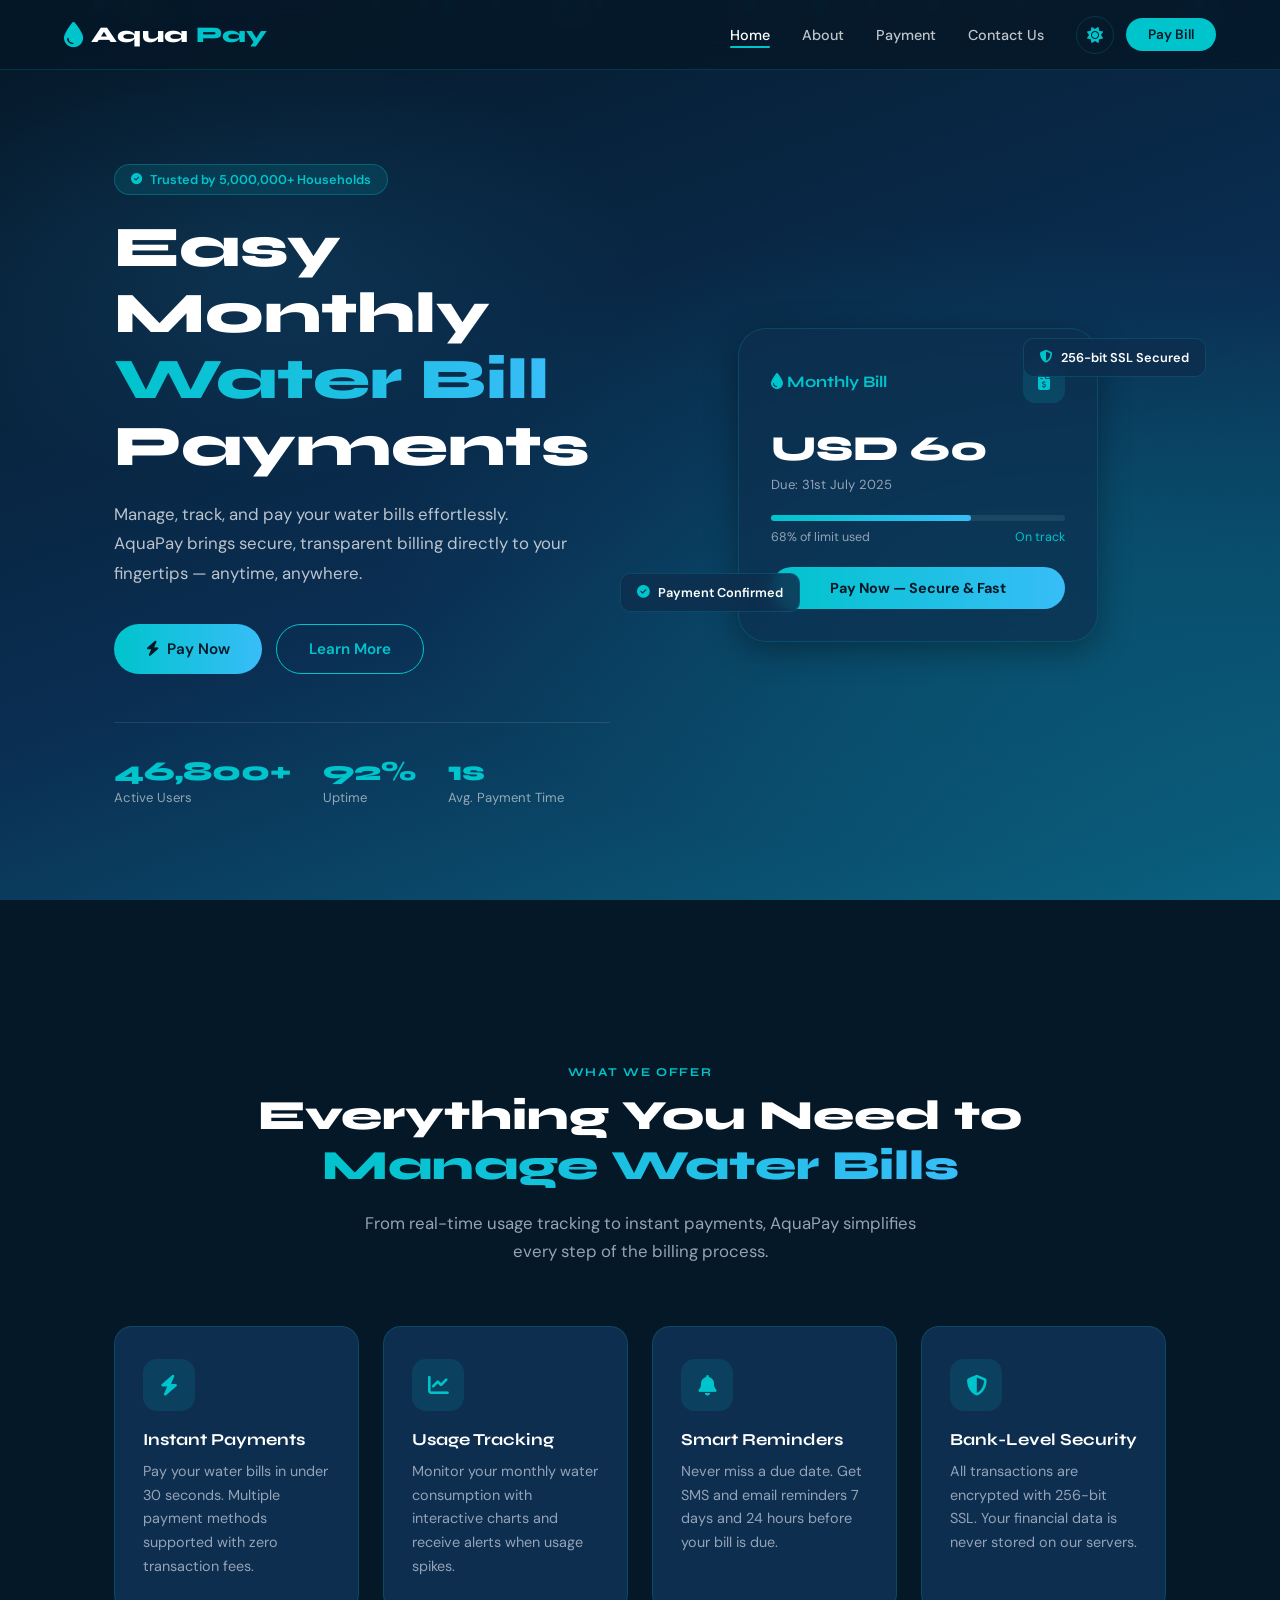
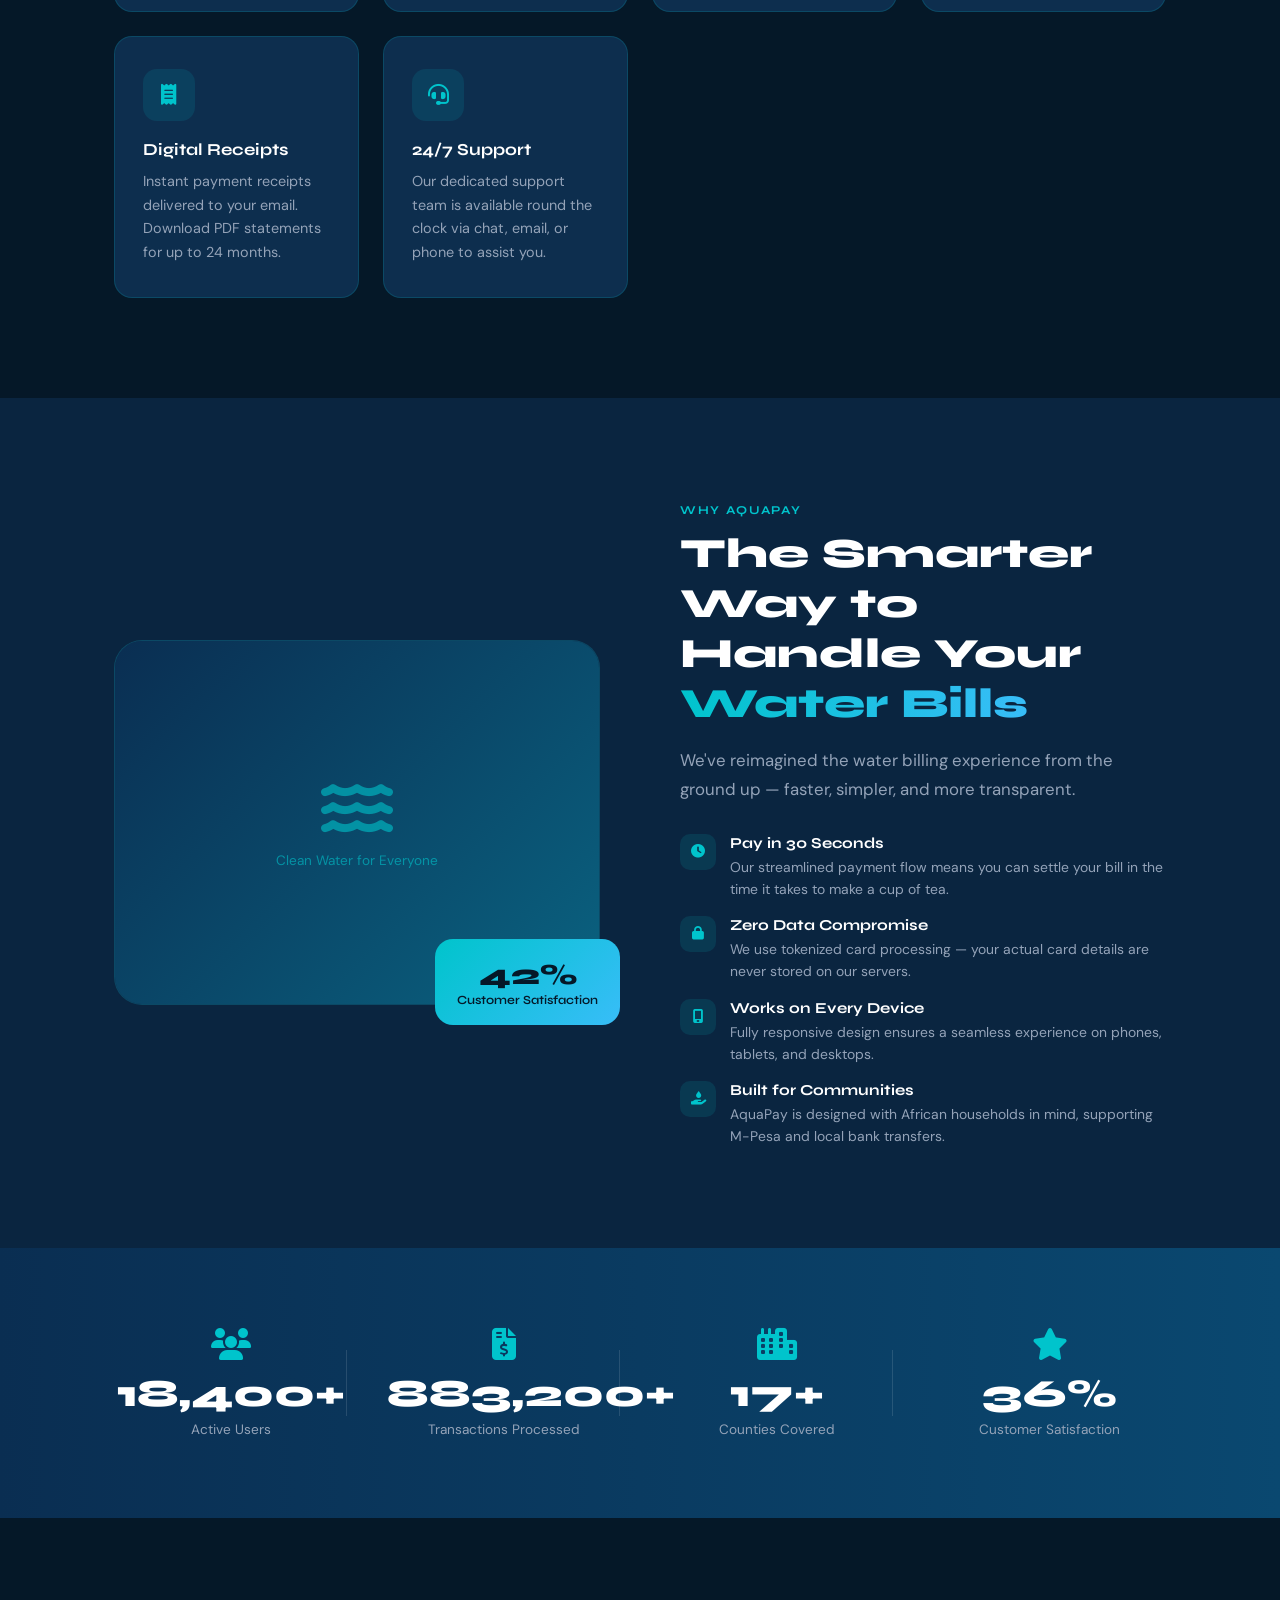
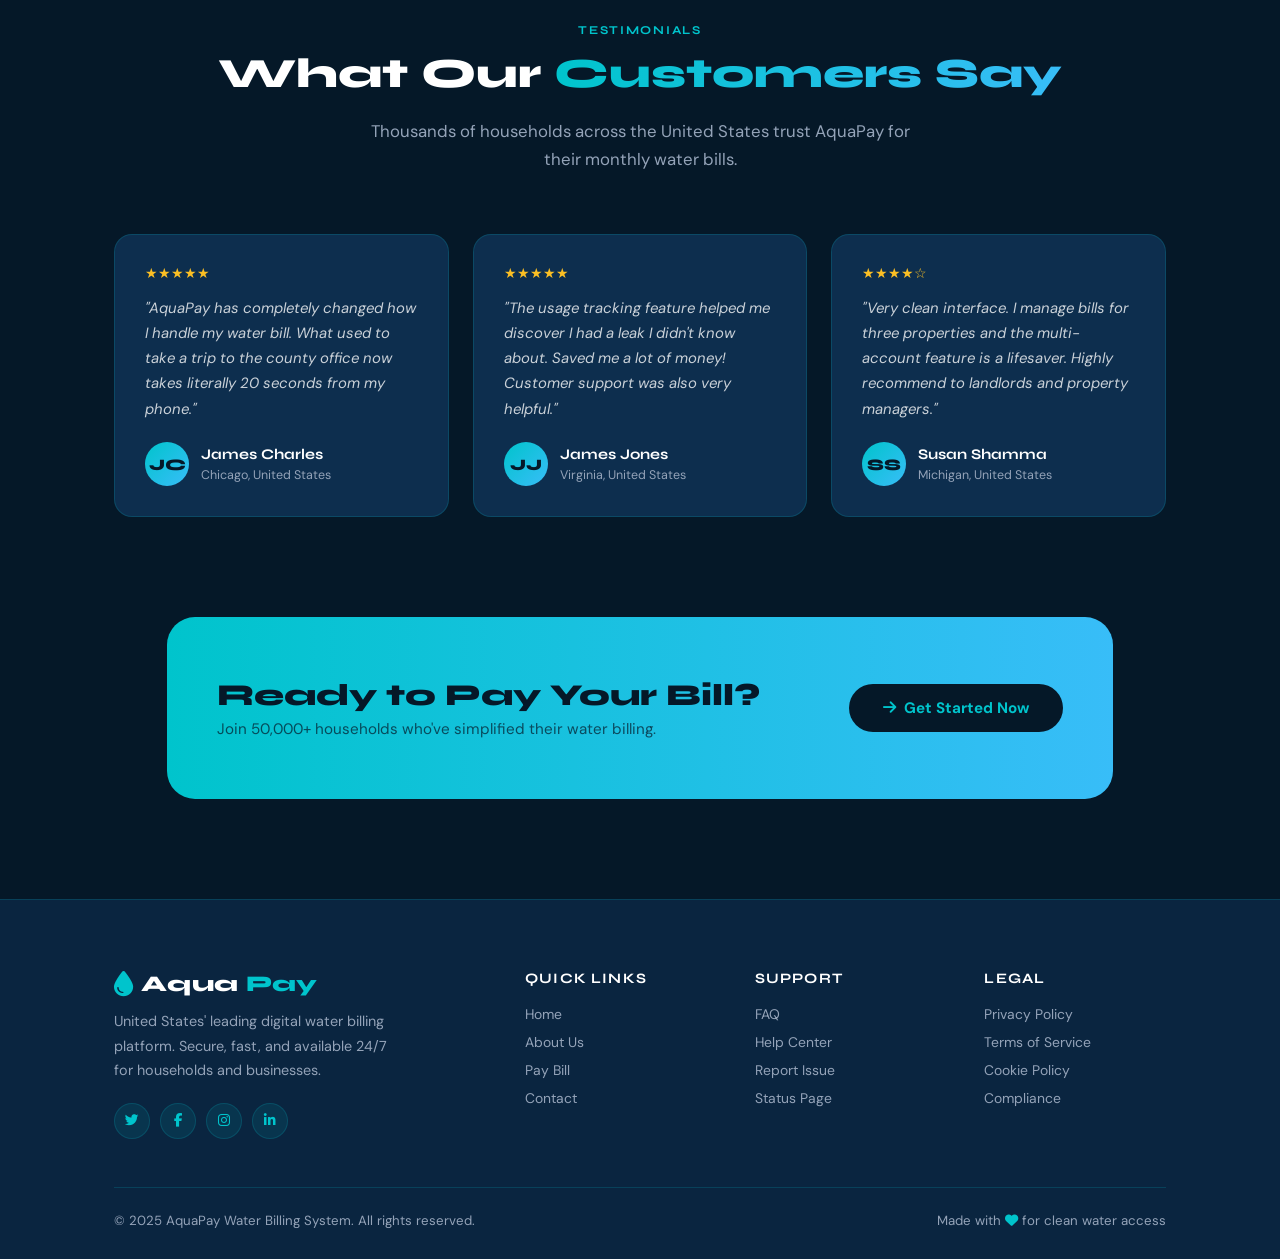
<file: index.html>
<!DOCTYPE html>
<html lang="en">
<head>
  <meta charset="UTF-8" />
  <meta name="viewport" content="width=device-width, initial-scale=1.0" />
  <title>AquaPay — Water Billing System</title>
  <link rel="stylesheet" href="style.css" />
  <!-- Font Awesome -->
  <link rel="stylesheet" href="https://cdnjs.cloudflare.com/ajax/libs/font-awesome/6.5.0/css/all.min.css" />
</head>
<body>

<!-- =========================================
  LOADER
========================================= -->
<div id="loader">
  <div class="loader-inner">
    <div class="loader-ring"></div>
    <p class="loader-text">AQUAPAY</p>
  </div>
</div>

<!-- =========================================
  NAVIGATION
========================================= -->
<nav class="nav">
  <a href="index.html" class="nav-logo">
    <i class="fas fa-droplet"></i>
    Aqua<span>Pay</span>
  </a>
  <ul class="nav-links">
    <li><a href="index.html">Home</a></li>
    <li><a href="about.html">About</a></li>
    <li><a href="payment.html">Payment</a></li>
    <li><a href="contact.html">Contact Us</a></li>
  </ul>
  <div class="nav-actions">
    <button class="theme-toggle" aria-label="Toggle theme"><i class="fas fa-sun"></i></button>
    <a href="payment.html" class="btn-nav">Pay Bill</a>
  </div>
  <button class="hamburger" aria-label="Menu">
    <span></span><span></span><span></span>
  </button>
</nav>

<!-- Mobile menu -->
<div class="mobile-menu">
  <a href="index.html">Home</a>
  <a href="about.html">About</a>
  <a href="payment.html">Payment</a>
  <a href="contact.html">Contact Us</a>
  <button class="theme-toggle" style="align-self:flex-start">
    <i class="fas fa-sun"></i> Toggle Theme
  </button>
</div>

<!-- =========================================
  HERO
========================================= -->
<section class="hero" id="home">
  <div class="hero-particles"></div>
  <div class="container">
    <div class="hero-inner">
      <!-- Left -->
      <div class="hero-content">
        <div class="hero-badge">
          <i class="fas fa-circle-check"></i>
          Trusted by 5,000,000+ Households
        </div>
        <h1 class="hero-title">
          Easy Monthly<br><span class="grad">Water Bill</span><br>Payments
        </h1>
        <p class="hero-sub">
          Manage, track, and pay your water bills effortlessly. AquaPay brings secure, transparent billing directly to your fingertips — anytime, anywhere.
        </p>
        <div class="hero-btns">
          <a href="payment.html" class="btn btn-primary"><i class="fas fa-bolt"></i> Pay Now</a>
          <a href="about.html"   class="btn btn-outline">Learn More</a>
        </div>
        <div class="hero-stats">
          <div class="hero-stat-item">
            <h4 data-target="50000" data-suffix="+">0</h4>
            <p>Active Users</p>
          </div>
          <div class="hero-stat-item">
            <h4 data-target="99" data-suffix="%">0</h4>
            <p>Uptime</p>
          </div>
          <div class="hero-stat-item">
            <h4 data-target="2" data-suffix="s">0</h4>
            <p>Avg. Payment Time</p>
          </div>
        </div>
      </div>

      <!-- Right visual card -->
      <div class="hero-visual">
        <div class="hero-card">
          <div class="hero-card-header">
            <span class="hero-card-title"><i class="fas fa-droplet"></i> Monthly Bill</span>
            <div class="hero-card-icon"><i class="fas fa-file-invoice-dollar"></i></div>
          </div>
          <div class="hero-card-amount">USD 60</div>
          <div class="hero-card-sub">Due: 31st July 2025</div>
          <div class="hero-card-bar-wrap">
            <div class="hero-card-bar"></div>
          </div>
          <div class="hero-card-row">
            <span>68% of limit used</span>
            <span style="color:var(--clr-aqua)">On track</span>
          </div>
          <button class="hero-card-btn" onclick="location.href='payment.html'">
            Pay Now — Secure &amp; Fast
          </button>
        </div>

        <div class="hero-badge-float badge-f1">
          <i class="fas fa-shield-halved"></i> 256-bit SSL Secured
        </div>
        <div class="hero-badge-float badge-f2">
          <i class="fas fa-check-circle"></i> Payment Confirmed
        </div>
      </div>
    </div>
  </div>
</section>

<!-- Wave divider -->
<div class="wave-divider">
  <svg viewBox="0 0 1440 60" xmlns="http://www.w3.org/2000/svg" preserveAspectRatio="none" style="width:100%;height:60px;">
    <path d="M0,30 C360,65 1080,-5 1440,30 L1440,60 L0,60 Z" fill="var(--clr-deep)"/>
  </svg>
</div>

<!-- =========================================
  FEATURES
========================================= -->
<section class="section" id="features" style="background:var(--clr-deep)">
  <div class="container">
    <div class="text-center reveal">
      <span class="section-tag">What We Offer</span>
      <h2 class="section-title">Everything You Need to <span class="grad">Manage Water Bills</span></h2>
      <p class="section-sub">From real-time usage tracking to instant payments, AquaPay simplifies every step of the billing process.</p>
    </div>

    <div class="features-grid">
      <div class="feature-card">
        <div class="feature-icon"><i class="fas fa-bolt"></i></div>
        <h3>Instant Payments</h3>
        <p>Pay your water bills in under 30 seconds. Multiple payment methods supported with zero transaction fees.</p>
      </div>
      <div class="feature-card">
        <div class="feature-icon"><i class="fas fa-chart-line"></i></div>
        <h3>Usage Tracking</h3>
        <p>Monitor your monthly water consumption with interactive charts and receive alerts when usage spikes.</p>
      </div>
      <div class="feature-card">
        <div class="feature-icon"><i class="fas fa-bell"></i></div>
        <h3>Smart Reminders</h3>
        <p>Never miss a due date. Get SMS and email reminders 7 days and 24 hours before your bill is due.</p>
      </div>
      <div class="feature-card">
        <div class="feature-icon"><i class="fas fa-shield-halved"></i></div>
        <h3>Bank-Level Security</h3>
        <p>All transactions are encrypted with 256-bit SSL. Your financial data is never stored on our servers.</p>
      </div>
      <div class="feature-card">
        <div class="feature-icon"><i class="fas fa-receipt"></i></div>
        <h3>Digital Receipts</h3>
        <p>Instant payment receipts delivered to your email. Download PDF statements for up to 24 months.</p>
      </div>
      <div class="feature-card">
        <div class="feature-icon"><i class="fas fa-headset"></i></div>
        <h3>24/7 Support</h3>
        <p>Our dedicated support team is available round the clock via chat, email, or phone to assist you.</p>
      </div>
    </div>
  </div>
</section>

<!-- =========================================
  WHY CHOOSE US
========================================= -->
<section class="section" style="background:var(--clr-ocean)">
  <div class="container">
    <div class="why-inner">
      <div class="why-visual reveal-left">
        <div class="why-img-wrap">
          <div class="why-img-placeholder">
            <i class="fas fa-water"></i>
            <p>Clean Water for Everyone</p>
          </div>
        </div>
        <div class="why-stat-badge">
          <h3 data-target="98" data-suffix="%">0</h3>
          <p>Customer Satisfaction</p>
        </div>
      </div>

      <div class="reveal-right">
        <span class="section-tag">Why AquaPay</span>
        <h2 class="section-title">The Smarter Way to Handle Your <span class="grad">Water Bills</span></h2>
        <p class="section-sub">We've reimagined the water billing experience from the ground up — faster, simpler, and more transparent.</p>

        <div class="why-list">
          <div class="why-item">
            <div class="why-item-icon"><i class="fas fa-clock"></i></div>
            <div>
              <h4>Pay in 30 Seconds</h4>
              <p>Our streamlined payment flow means you can settle your bill in the time it takes to make a cup of tea.</p>
            </div>
          </div>
          <div class="why-item">
            <div class="why-item-icon"><i class="fas fa-lock"></i></div>
            <div>
              <h4>Zero Data Compromise</h4>
              <p>We use tokenized card processing — your actual card details are never stored on our servers.</p>
            </div>
          </div>
          <div class="why-item">
            <div class="why-item-icon"><i class="fas fa-mobile-screen"></i></div>
            <div>
              <h4>Works on Every Device</h4>
              <p>Fully responsive design ensures a seamless experience on phones, tablets, and desktops.</p>
            </div>
          </div>
          <div class="why-item">
            <div class="why-item-icon"><i class="fas fa-hand-holding-droplet"></i></div>
            <div>
              <h4>Built for Communities</h4>
              <p>AquaPay is designed with African households in mind, supporting M-Pesa and local bank transfers.</p>
            </div>
          </div>
        </div>
      </div>
    </div>
  </div>
</section>

<!-- =========================================
  STATS / COUNTERS
========================================= -->
<section class="stats-section">
  <div class="container">
    <div class="stats-grid">
      <div class="card-stat reveal">
        <i class="fas fa-users"></i>
        <h2 data-target="50000" data-suffix="+">0</h2>
        <p>Active Users</p>
      </div>
      <div class="card-stat reveal">
        <i class="fas fa-file-invoice-dollar"></i>
        <h2 data-target="2400000" data-suffix="+">0</h2>
        <p>Transactions Processed</p>
      </div>
      <div class="card-stat reveal">
        <i class="fas fa-city"></i>
        <h2 data-target="47" data-suffix="+">0</h2>
        <p>Counties Covered</p>
      </div>
      <div class="card-stat reveal">
        <i class="fas fa-star"></i>
        <h2 data-target="98" data-suffix="%">0</h2>
        <p>Customer Satisfaction</p>
      </div>
    </div>
  </div>
</section>

<!-- =========================================
  TESTIMONIALS
========================================= -->
<section class="section" style="background:var(--clr-deep)">
  <div class="container">
    <div class="text-center reveal">
      <span class="section-tag">Testimonials</span>
      <h2 class="section-title">What Our <span class="grad">Customers Say</span></h2>
      <p class="section-sub">Thousands of households across the United States trust AquaPay for their monthly water bills.</p>
    </div>

    <div class="testimonials-grid">
      <div class="testi-card">
        <div class="testi-stars">★★★★★</div>
        <p class="testi-text">"AquaPay has completely changed how I handle my water bill. What used to take a trip to the county office now takes literally 20 seconds from my phone."</p>
        <div class="testi-author">
          <div class="testi-avatar">JC</div>
          <div>
            <h5>James Charles</h5>
            <span>Chicago, United States</span>
          </div>
        </div>
      </div>
      <div class="testi-card">
        <div class="testi-stars">★★★★★</div>
        <p class="testi-text">"The usage tracking feature helped me discover I had a leak I didn't know about. Saved me a lot of money! Customer support was also very helpful."</p>
        <div class="testi-author">
          <div class="testi-avatar">JJ</div>
          <div>
            <h5>James Jones</h5>
            <span>Virginia, United States</span>
          </div>
        </div>
      </div>
      <div class="testi-card">
        <div class="testi-stars">★★★★☆</div>
        <p class="testi-text">"Very clean interface. I manage bills for three properties and the multi-account feature is a lifesaver. Highly recommend to landlords and property managers."</p>
        <div class="testi-author">
          <div class="testi-avatar">SS</div>
          <div>
            <h5>Susan Shamma</h5>
            <span>Michigan, United States</span>
          </div>
        </div>
      </div>
    </div>
  </div>
</section>

<!-- =========================================
  CTA BANNER
========================================= -->
<div class="container">
  <div class="cta-banner reveal">
    <div>
      <h2>Ready to Pay Your Bill?</h2>
      <p>Join 50,000+ households who've simplified their water billing.</p>
    </div>
    <a href="payment.html" class="btn-cta"><i class="fas fa-arrow-right"></i> Get Started Now</a>
  </div>
</div>

<!-- =========================================
  FOOTER
========================================= -->
<footer class="footer">
  <div class="container">
    <div class="footer-grid">
      <div class="footer-brand">
        <div class="nav-logo" style="margin:0 0 12px">
          <i class="fas fa-droplet"></i> Aqua<span>Pay</span>
        </div>
        <p>United States' leading digital water billing platform. Secure, fast, and available 24/7 for households and businesses.</p>
        <div class="footer-socials">
          <a href="#" class="footer-social-btn"><i class="fab fa-twitter"></i></a>
          <a href="#" class="footer-social-btn"><i class="fab fa-facebook-f"></i></a>
          <a href="#" class="footer-social-btn"><i class="fab fa-instagram"></i></a>
          <a href="#" class="footer-social-btn"><i class="fab fa-linkedin-in"></i></a>
        </div>
      </div>
      <div class="footer-col">
        <h4>Quick Links</h4>
        <a href="index.html">Home</a>
        <a href="about.html">About Us</a>
        <a href="payment.html">Pay Bill</a>
        <a href="contact.html">Contact</a>
      </div>
      <div class="footer-col">
        <h4>Support</h4>
        <a href="#">FAQ</a>
        <a href="#">Help Center</a>
        <a href="#">Report Issue</a>
        <a href="#">Status Page</a>
      </div>
      <div class="footer-col">
        <h4>Legal</h4>
        <a href="#">Privacy Policy</a>
        <a href="#">Terms of Service</a>
        <a href="#">Cookie Policy</a>
        <a href="#">Compliance</a>
      </div>
    </div>
    <div class="footer-bottom">
      <p>© 2025 AquaPay Water Billing System. All rights reserved.</p>
      <p>Made with <i class="fas fa-heart" style="color:var(--clr-aqua)"></i> for clean water access</p>
    </div>
  </div>
</footer>

<!-- Back to top -->
<button id="back-top" aria-label="Back to top"><i class="fas fa-arrow-up"></i></button>

<script src="script.js"></script>
</body>
</html>
</file>
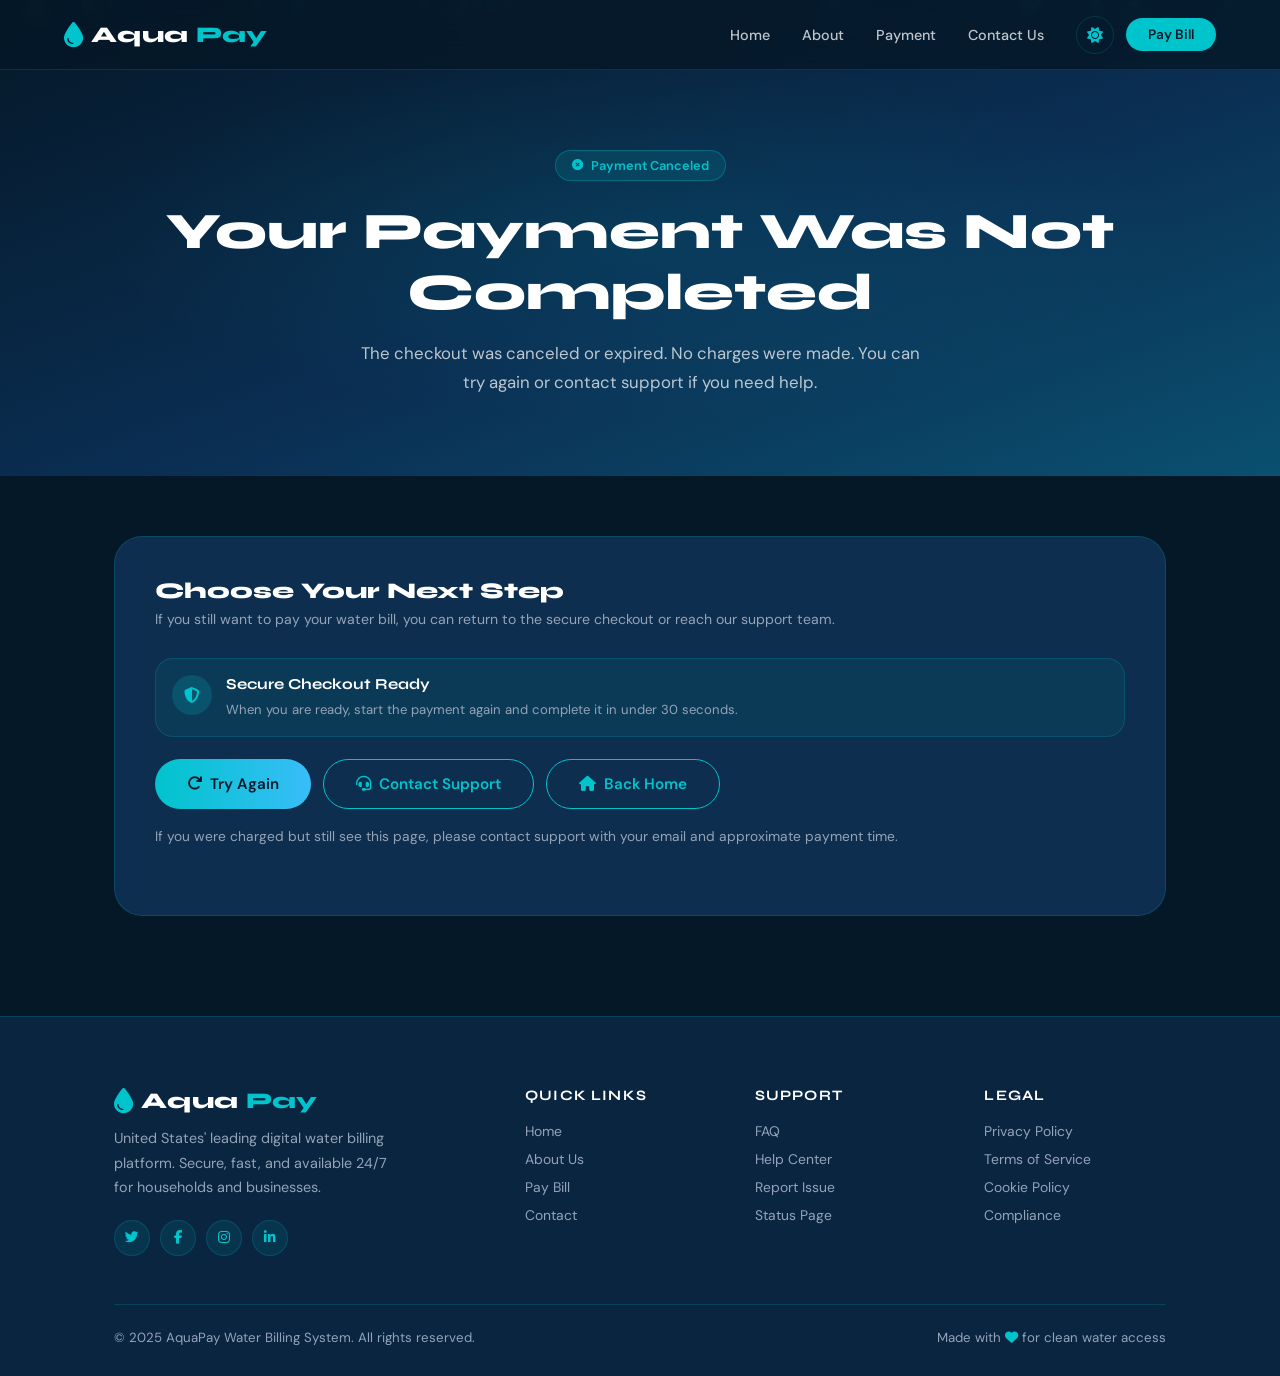
<file: payment/cancel/index.html>
<!DOCTYPE html>
<html lang="en">
<head>
  <meta charset="UTF-8" />
  <meta name="viewport" content="width=device-width, initial-scale=1.0" />
  <title>Payment Canceled — AquaPay Water Billing System</title>
  <link rel="stylesheet" href="../../style.css" />
  <link rel="stylesheet" href="https://cdnjs.cloudflare.com/ajax/libs/font-awesome/6.5.0/css/all.min.css" />
</head>
<body>

<!-- Loader -->
<div id="loader">
  <div class="loader-inner">
    <div class="loader-ring"></div>
    <p class="loader-text">AQUAPAY</p>
  </div>
</div>

<!-- Nav -->
<nav class="nav">
  <a href="../../index.html" class="nav-logo">
    <i class="fas fa-droplet"></i> Aqua<span>Pay</span>
  </a>
  <ul class="nav-links">
    <li><a href="../../index.html">Home</a></li>
    <li><a href="../../about.html">About</a></li>
    <li><a href="../../payment.html">Payment</a></li>
    <li><a href="../../contact.html">Contact Us</a></li>
  </ul>
  <div class="nav-actions">
    <button class="theme-toggle" aria-label="Toggle theme"><i class="fas fa-sun"></i></button>
    <a href="../../payment.html" class="btn-nav">Pay Bill</a>
  </div>
  <button class="hamburger" aria-label="Menu"><span></span><span></span><span></span></button>
</nav>
<div class="mobile-menu">
  <a href="../../index.html">Home</a>
  <a href="../../about.html">About</a>
  <a href="../../payment.html">Payment</a>
  <a href="../../contact.html">Contact Us</a>
</div>

<!-- Hero -->
<section class="page-hero payment-hero">
  <div class="hero-particles"></div>
  <div class="container page-hero-inner">
    <div class="hero-badge"><i class="fas fa-circle-xmark"></i> Payment Canceled</div>
    <h1>Your Payment Was Not Completed</h1>
    <p>The checkout was canceled or expired. No charges were made. You can try again or contact support if you need help.</p>
  </div>
</section>

<section class="section" style="background:var(--clr-deep);padding-top:60px">
  <div class="container">
    <div class="payment-form-card reveal">
      <h2>Choose Your Next Step</h2>
      <p>If you still want to pay your water bill, you can return to the secure checkout or reach our support team.</p>

      <div class="paystack-redirect">
        <div class="paystack-icon"><i class="fas fa-shield-halved"></i></div>
        <div>
          <h4>Secure Checkout Ready</h4>
          <p>When you are ready, start the payment again and complete it in under 30 seconds.</p>
        </div>
      </div>

      <div style="display:flex;flex-wrap:wrap;gap:12px;margin-top:22px">
        <a href="../../payment.html" class="btn btn-primary"><i class="fas fa-arrow-rotate-right"></i> Try Again</a>
        <a href="../../contact.html" class="btn btn-outline"><i class="fas fa-headset"></i> Contact Support</a>
        <a href="../../index.html" class="btn btn-outline"><i class="fas fa-house"></i> Back Home</a>
      </div>

      <p style="margin-top:18px;font-size:.86rem;color:var(--clr-muted)">If you were charged but still see this page, please contact support with your email and approximate payment time.</p>
    </div>
  </div>
</section>

<!-- Footer -->
<footer class="footer">
  <div class="container">
    <div class="footer-grid">
      <div class="footer-brand">
        <div class="nav-logo" style="margin:0 0 12px">
          <i class="fas fa-droplet"></i> Aqua<span>Pay</span>
        </div>
        <p>United States' leading digital water billing platform. Secure, fast, and available 24/7 for households and businesses.</p>
        <div class="footer-socials">
          <a href="#" class="footer-social-btn"><i class="fab fa-twitter"></i></a>
          <a href="#" class="footer-social-btn"><i class="fab fa-facebook-f"></i></a>
          <a href="#" class="footer-social-btn"><i class="fab fa-instagram"></i></a>
          <a href="#" class="footer-social-btn"><i class="fab fa-linkedin-in"></i></a>
        </div>
      </div>
      <div class="footer-col">
        <h4>Quick Links</h4>
        <a href="../../index.html">Home</a>
        <a href="../../about.html">About Us</a>
        <a href="../../payment.html">Pay Bill</a>
        <a href="../../contact.html">Contact</a>
      </div>
      <div class="footer-col">
        <h4>Support</h4>
        <a href="#">FAQ</a>
        <a href="#">Help Center</a>
        <a href="#">Report Issue</a>
        <a href="#">Status Page</a>
      </div>
      <div class="footer-col">
        <h4>Legal</h4>
        <a href="#">Privacy Policy</a>
        <a href="#">Terms of Service</a>
        <a href="#">Cookie Policy</a>
        <a href="#">Compliance</a>
      </div>
    </div>
    <div class="footer-bottom">
      <p>© 2025 AquaPay Water Billing System. All rights reserved.</p>
      <p>Made with <i class="fas fa-heart" style="color:var(--clr-aqua)"></i> for clean water access</p>
    </div>
  </div>
</footer>

<button id="back-top" aria-label="Back to top"><i class="fas fa-arrow-up"></i></button>
<script src="../../script.js"></script>
</body>
</html>
</file>
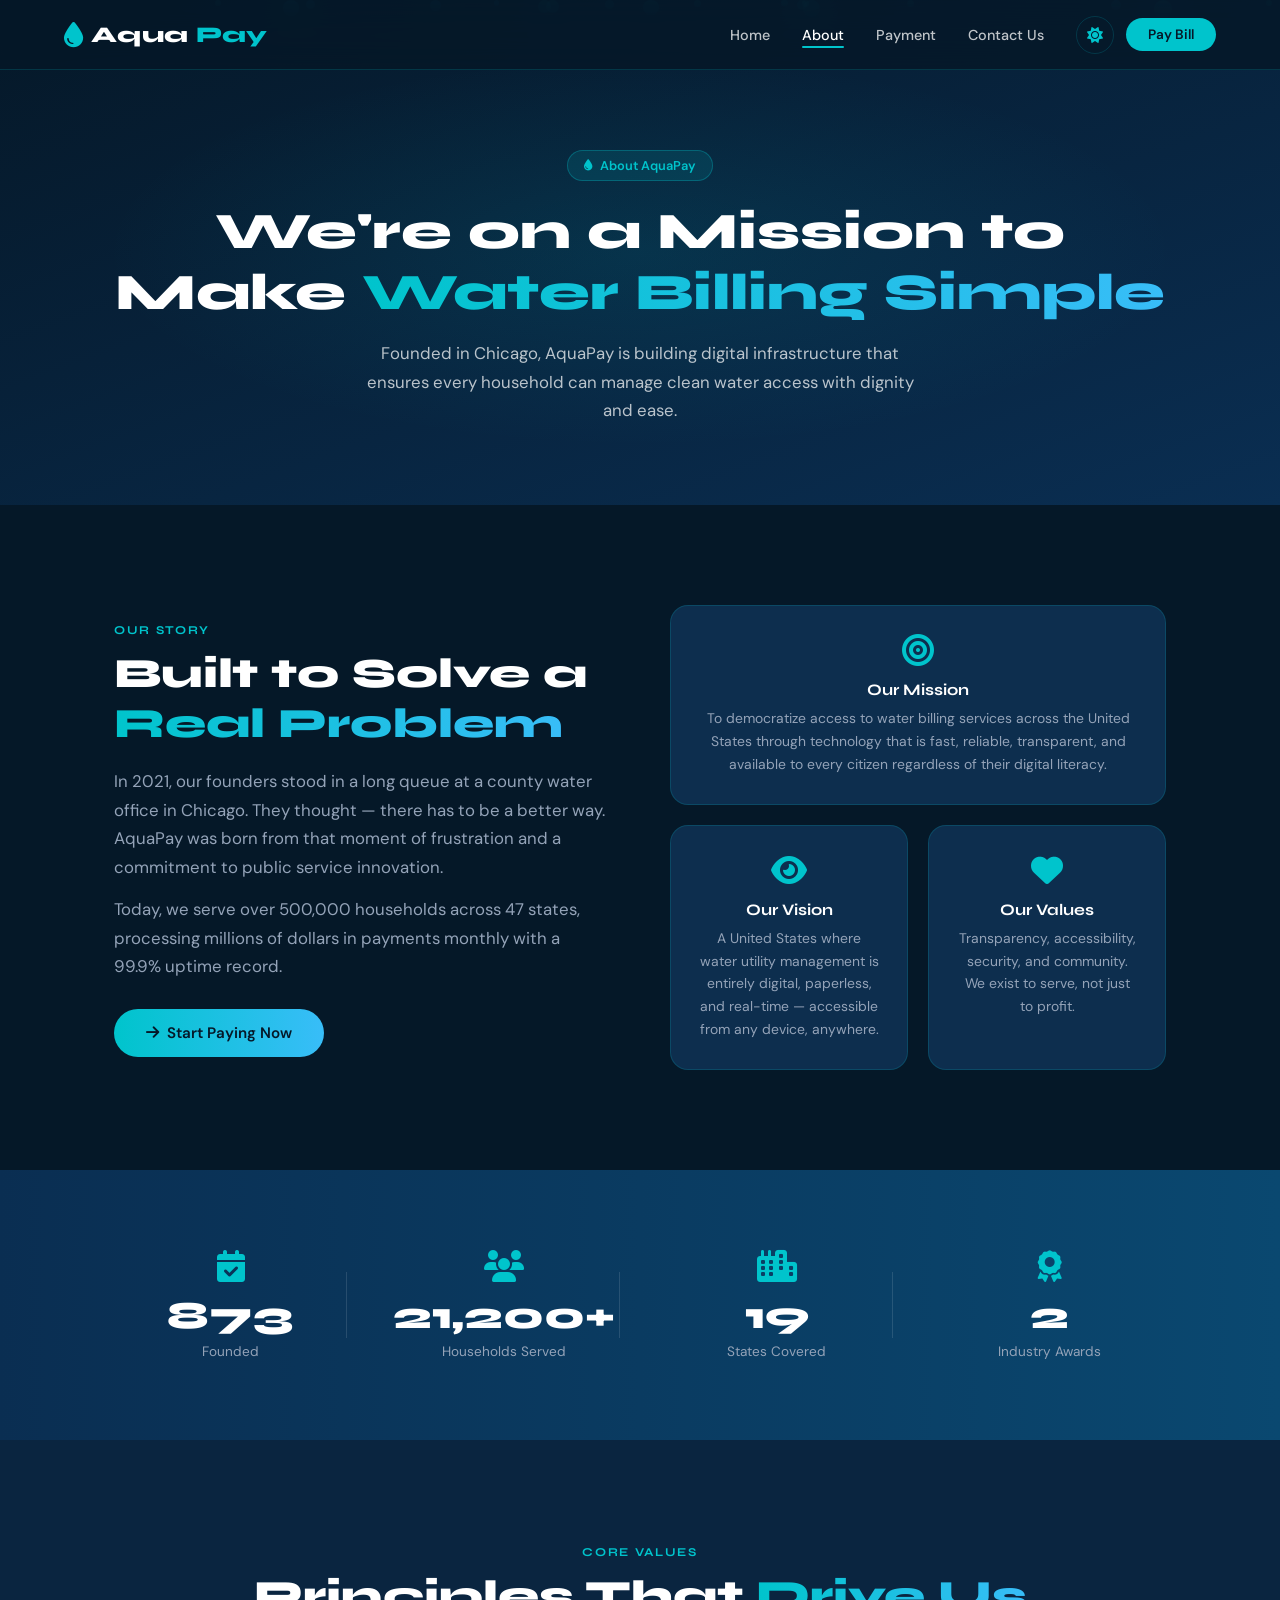
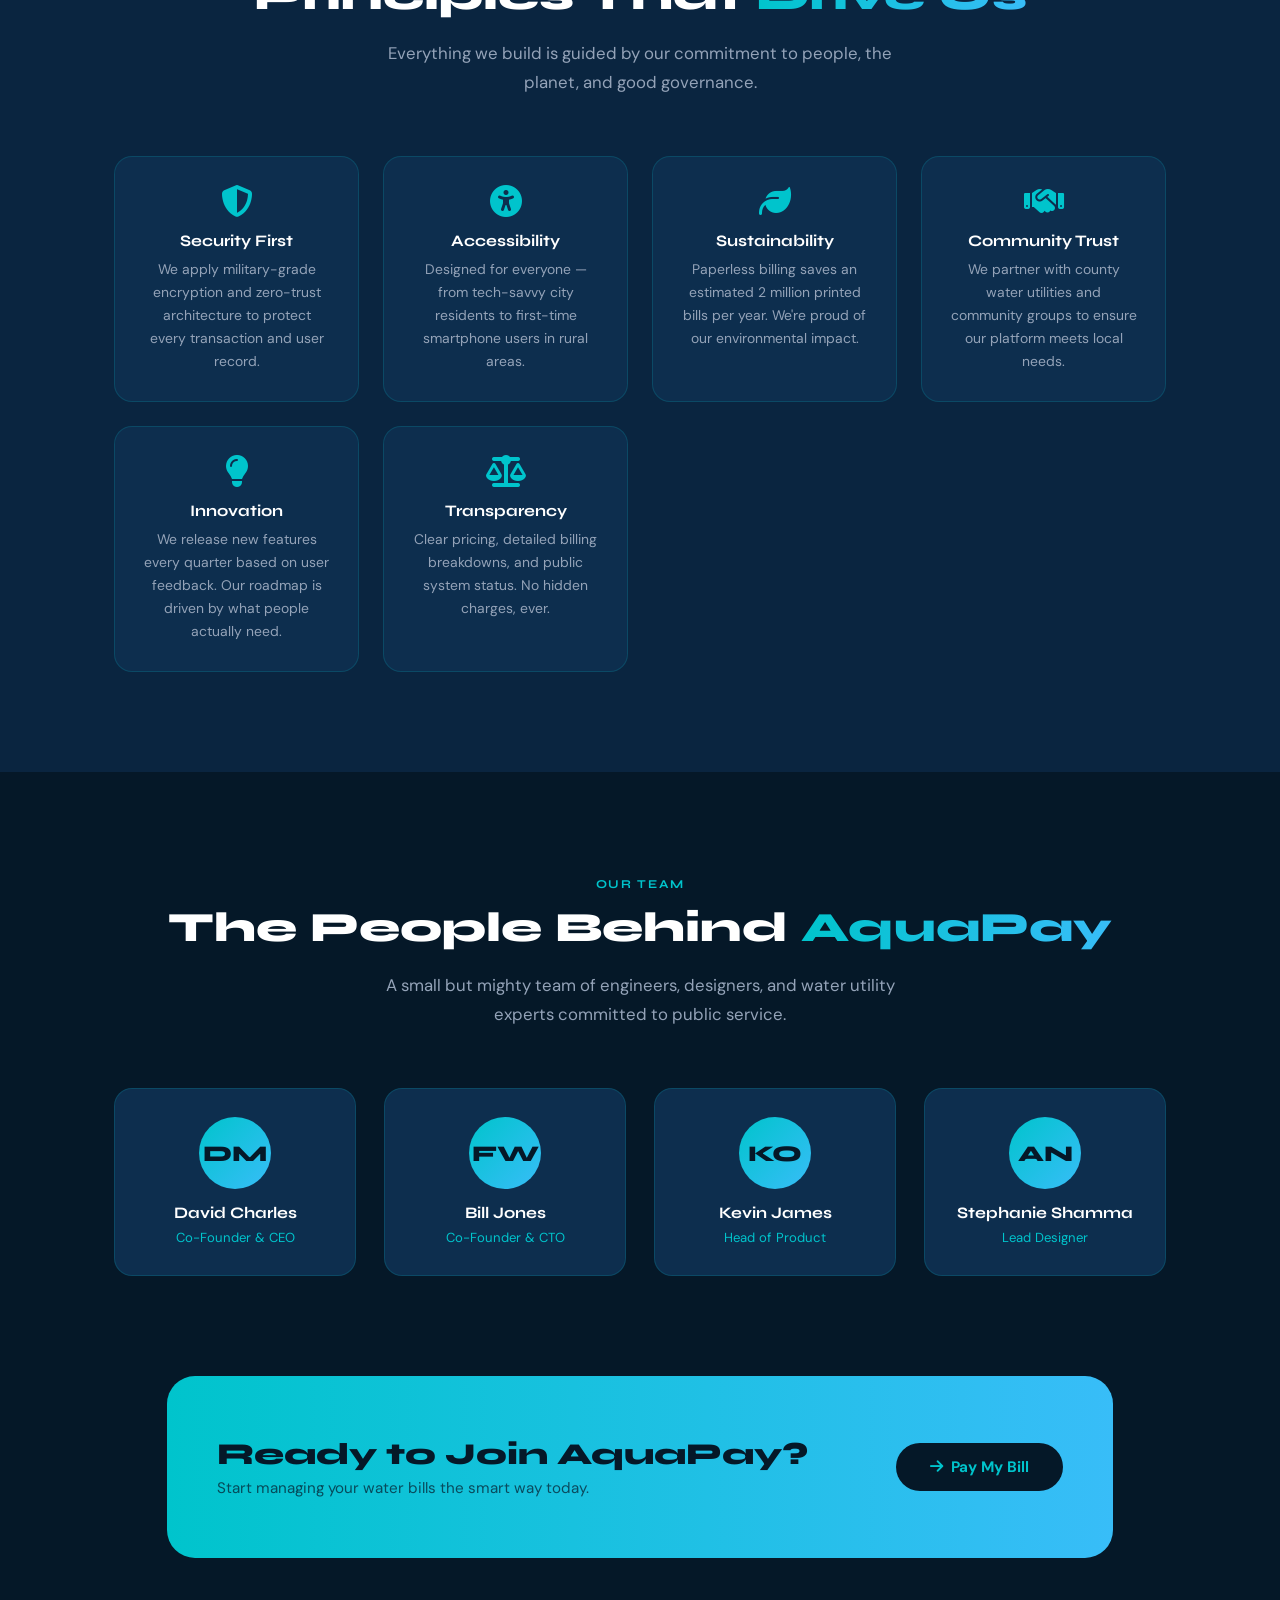
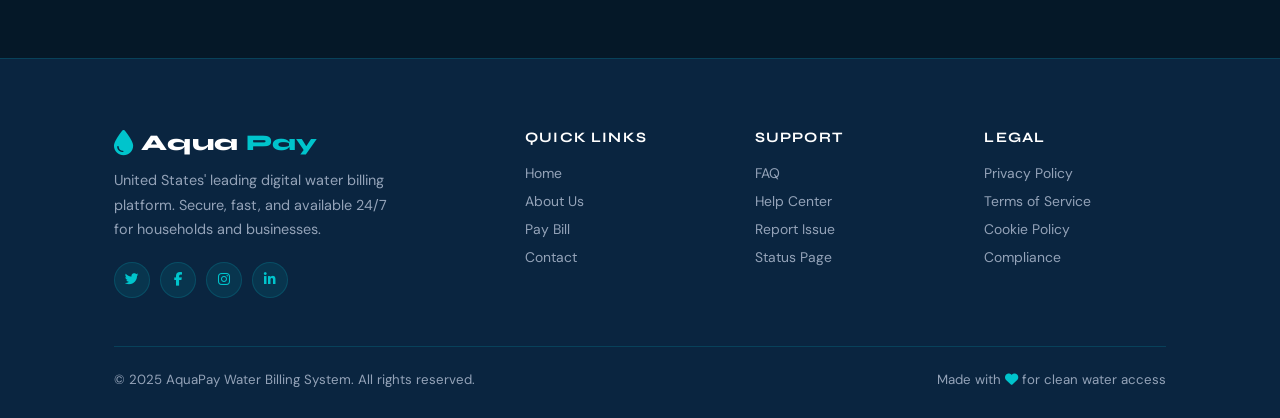
<file: about.html>
<!DOCTYPE html>
<html lang="en">
<head>
  <meta charset="UTF-8" />
  <meta name="viewport" content="width=device-width, initial-scale=1.0" />
  <title>About — AquaPay Water Billing System</title>
  <link rel="stylesheet" href="style.css" />
  <link rel="stylesheet" href="https://cdnjs.cloudflare.com/ajax/libs/font-awesome/6.5.0/css/all.min.css" />
</head>
<body>

<!-- Loader -->
<div id="loader">
  <div class="loader-inner">
    <div class="loader-ring"></div>
    <p class="loader-text">AQUAPAY</p>
  </div>
</div>

<!-- Nav -->
<nav class="nav">
  <a href="index.html" class="nav-logo">
    <i class="fas fa-droplet"></i> Aqua<span>Pay</span>
  </a>
  <ul class="nav-links">
    <li><a href="index.html">Home</a></li>
    <li><a href="about.html">About</a></li>
    <li><a href="payment.html">Payment</a></li>
    <li><a href="contact.html">Contact Us</a></li>
  </ul>
  <div class="nav-actions">
    <button class="theme-toggle"><i class="fas fa-sun"></i></button>
    <a href="payment.html" class="btn-nav">Pay Bill</a>
  </div>
  <button class="hamburger"><span></span><span></span><span></span></button>
</nav>
<div class="mobile-menu">
  <a href="index.html">Home</a>
  <a href="about.html">About</a>
  <a href="payment.html">Payment</a>
  <a href="contact.html">Contact Us</a>
</div>

<!-- Hero -->
<section class="page-hero about-hero">
  <div class="hero-particles"></div>
  <div class="container page-hero-inner">
    <div class="hero-badge"><i class="fas fa-droplet"></i> About AquaPay</div>
    <h1>We're on a Mission to Make <span class="grad">Water Billing Simple</span></h1>
    <p>Founded in Chicago, AquaPay is building digital infrastructure that ensures every household can manage clean water access with dignity and ease.</p>
  </div>
</section>

<!-- Mission & Vision -->
<section class="section" style="background:var(--clr-deep)">
  <div class="container">
    <div class="mission-grid">
      <div class="reveal-left">
        <span class="section-tag">Our Story</span>
        <h2 class="section-title">Built to Solve a <span class="grad">Real Problem</span></h2>
        <p class="section-sub">In 2021, our founders stood in a long queue at a county water office in Chicago. They thought — there has to be a better way. AquaPay was born from that moment of frustration and a commitment to public service innovation.</p>
        <p class="section-sub" style="margin-top:14px">Today, we serve over 500,000 households across 47 states, processing millions of dollars in payments monthly with a 99.9% uptime record.</p>
        <a href="payment.html" class="btn btn-primary" style="margin-top:28px"><i class="fas fa-arrow-right"></i> Start Paying Now</a>
      </div>
      <div class="reveal-right" style="display:grid;grid-template-columns:1fr 1fr;gap:20px;align-content:start">
        <div class="value-card" style="grid-column:1/-1">
          <i class="fas fa-bullseye"></i>
          <h3>Our Mission</h3>
          <p>To democratize access to water billing services across the United States through technology that is fast, reliable, transparent, and available to every citizen regardless of their digital literacy.</p>
        </div>
        <div class="value-card">
          <i class="fas fa-eye"></i>
          <h3>Our Vision</h3>
          <p>A United States where water utility management is entirely digital, paperless, and real-time — accessible from any device, anywhere.</p>
        </div>
        <div class="value-card">
          <i class="fas fa-heart"></i>
          <h3>Our Values</h3>
          <p>Transparency, accessibility, security, and community. We exist to serve, not just to profit.</p>
        </div>
      </div>
    </div>
  </div>
</section>

<!-- Stats -->
<section class="stats-section">
  <div class="container">
    <div class="stats-grid">
      <div class="card-stat reveal">
        <i class="fas fa-calendar-check"></i>
        <h2 data-target="2021" data-suffix="">0</h2>
        <p>Founded</p>
      </div>
      <div class="card-stat reveal">
        <i class="fas fa-users"></i>
        <h2 data-target="50000" data-suffix="+">0</h2>
        <p>Households Served</p>
      </div>
      <div class="card-stat reveal">
        <i class="fas fa-city"></i>
        <h2 data-target="47" data-suffix="">0</h2>
        <p>States Covered</p>
      </div>
      <div class="card-stat reveal">
        <i class="fas fa-award"></i>
        <h2 data-target="5" data-suffix="">0</h2>
        <p>Industry Awards</p>
      </div>
    </div>
  </div>
</section>

<!-- Core Values -->
<section class="section" style="background:var(--clr-ocean)">
  <div class="container">
    <div class="text-center reveal">
      <span class="section-tag">Core Values</span>
      <h2 class="section-title">Principles That <span class="grad">Drive Us</span></h2>
      <p class="section-sub">Everything we build is guided by our commitment to people, the planet, and good governance.</p>
    </div>
    <div class="values-grid">
      <div class="value-card">
        <i class="fas fa-shield-halved"></i>
        <h3>Security First</h3>
        <p>We apply military-grade encryption and zero-trust architecture to protect every transaction and user record.</p>
      </div>
      <div class="value-card">
        <i class="fas fa-universal-access"></i>
        <h3>Accessibility</h3>
        <p>Designed for everyone — from tech-savvy city residents to first-time smartphone users in rural areas.</p>
      </div>
      <div class="value-card">
        <i class="fas fa-leaf"></i>
        <h3>Sustainability</h3>
        <p>Paperless billing saves an estimated 2 million printed bills per year. We're proud of our environmental impact.</p>
      </div>
      <div class="value-card">
        <i class="fas fa-handshake"></i>
        <h3>Community Trust</h3>
        <p>We partner with county water utilities and community groups to ensure our platform meets local needs.</p>
      </div>
      <div class="value-card">
        <i class="fas fa-lightbulb"></i>
        <h3>Innovation</h3>
        <p>We release new features every quarter based on user feedback. Our roadmap is driven by what people actually need.</p>
      </div>
      <div class="value-card">
        <i class="fas fa-scale-balanced"></i>
        <h3>Transparency</h3>
        <p>Clear pricing, detailed billing breakdowns, and public system status. No hidden charges, ever.</p>
      </div>
    </div>
  </div>
</section>

<!-- Team -->
<section class="section" style="background:var(--clr-deep)">
  <div class="container">
    <div class="text-center reveal">
      <span class="section-tag">Our Team</span>
      <h2 class="section-title">The People Behind <span class="grad">AquaPay</span></h2>
      <p class="section-sub">A small but mighty team of engineers, designers, and water utility experts committed to public service.</p>
    </div>
    <div class="team-grid">
      <div class="team-card">
        <div class="team-avatar">DM</div>
        <h4>David Charles</h4>
        <span>Co-Founder & CEO</span>
      </div>
      <div class="team-card">
        <div class="team-avatar">FW</div>
        <h4>Bill Jones</h4>
        <span>Co-Founder & CTO</span>
      </div>
      <div class="team-card">
        <div class="team-avatar">KO</div>
        <h4>Kevin James</h4>
        <span>Head of Product</span>
      </div>
      <div class="team-card">
        <div class="team-avatar">AN</div>
        <h4>Stephanie Shamma</h4>
        <span>Lead Designer</span>
      </div>
    </div>
  </div>
</section>

<!-- CTA -->
<div class="container">
  <div class="cta-banner reveal">
    <div>
      <h2>Ready to Join AquaPay?</h2>
      <p>Start managing your water bills the smart way today.</p>
    </div>
    <a href="payment.html" class="btn-cta"><i class="fas fa-arrow-right"></i> Pay My Bill</a>
  </div>
</div>

<!-- Footer -->
<footer class="footer">
  <div class="container">
    <div class="footer-grid">
      <div class="footer-brand">
        <div class="nav-logo" style="margin:0 0 12px">
          <i class="fas fa-droplet"></i> Aqua<span>Pay</span>
        </div>
        <p>United States' leading digital water billing platform. Secure, fast, and available 24/7 for households and businesses.</p>
        <div class="footer-socials">
          <a href="#" class="footer-social-btn"><i class="fab fa-twitter"></i></a>
          <a href="#" class="footer-social-btn"><i class="fab fa-facebook-f"></i></a>
          <a href="#" class="footer-social-btn"><i class="fab fa-instagram"></i></a>
          <a href="#" class="footer-social-btn"><i class="fab fa-linkedin-in"></i></a>
        </div>
      </div>
      <div class="footer-col">
        <h4>Quick Links</h4>
        <a href="index.html">Home</a>
        <a href="about.html">About Us</a>
        <a href="payment.html">Pay Bill</a>
        <a href="contact.html">Contact</a>
      </div>
      <div class="footer-col">
        <h4>Support</h4>
        <a href="#">FAQ</a>
        <a href="#">Help Center</a>
        <a href="#">Report Issue</a>
        <a href="#">Status Page</a>
      </div>
      <div class="footer-col">
        <h4>Legal</h4>
        <a href="#">Privacy Policy</a>
        <a href="#">Terms of Service</a>
        <a href="#">Cookie Policy</a>
        <a href="#">Compliance</a>
      </div>
    </div>
    <div class="footer-bottom">
      <p>© 2025 AquaPay Water Billing System. All rights reserved.</p>
      <p>Made with <i class="fas fa-heart" style="color:var(--clr-aqua)"></i> for clean water access</p>
    </div>
  </div>
</footer>

<button id="back-top"><i class="fas fa-arrow-up"></i></button>
<script src="script.js"></script>
</body>
</html>
</file>
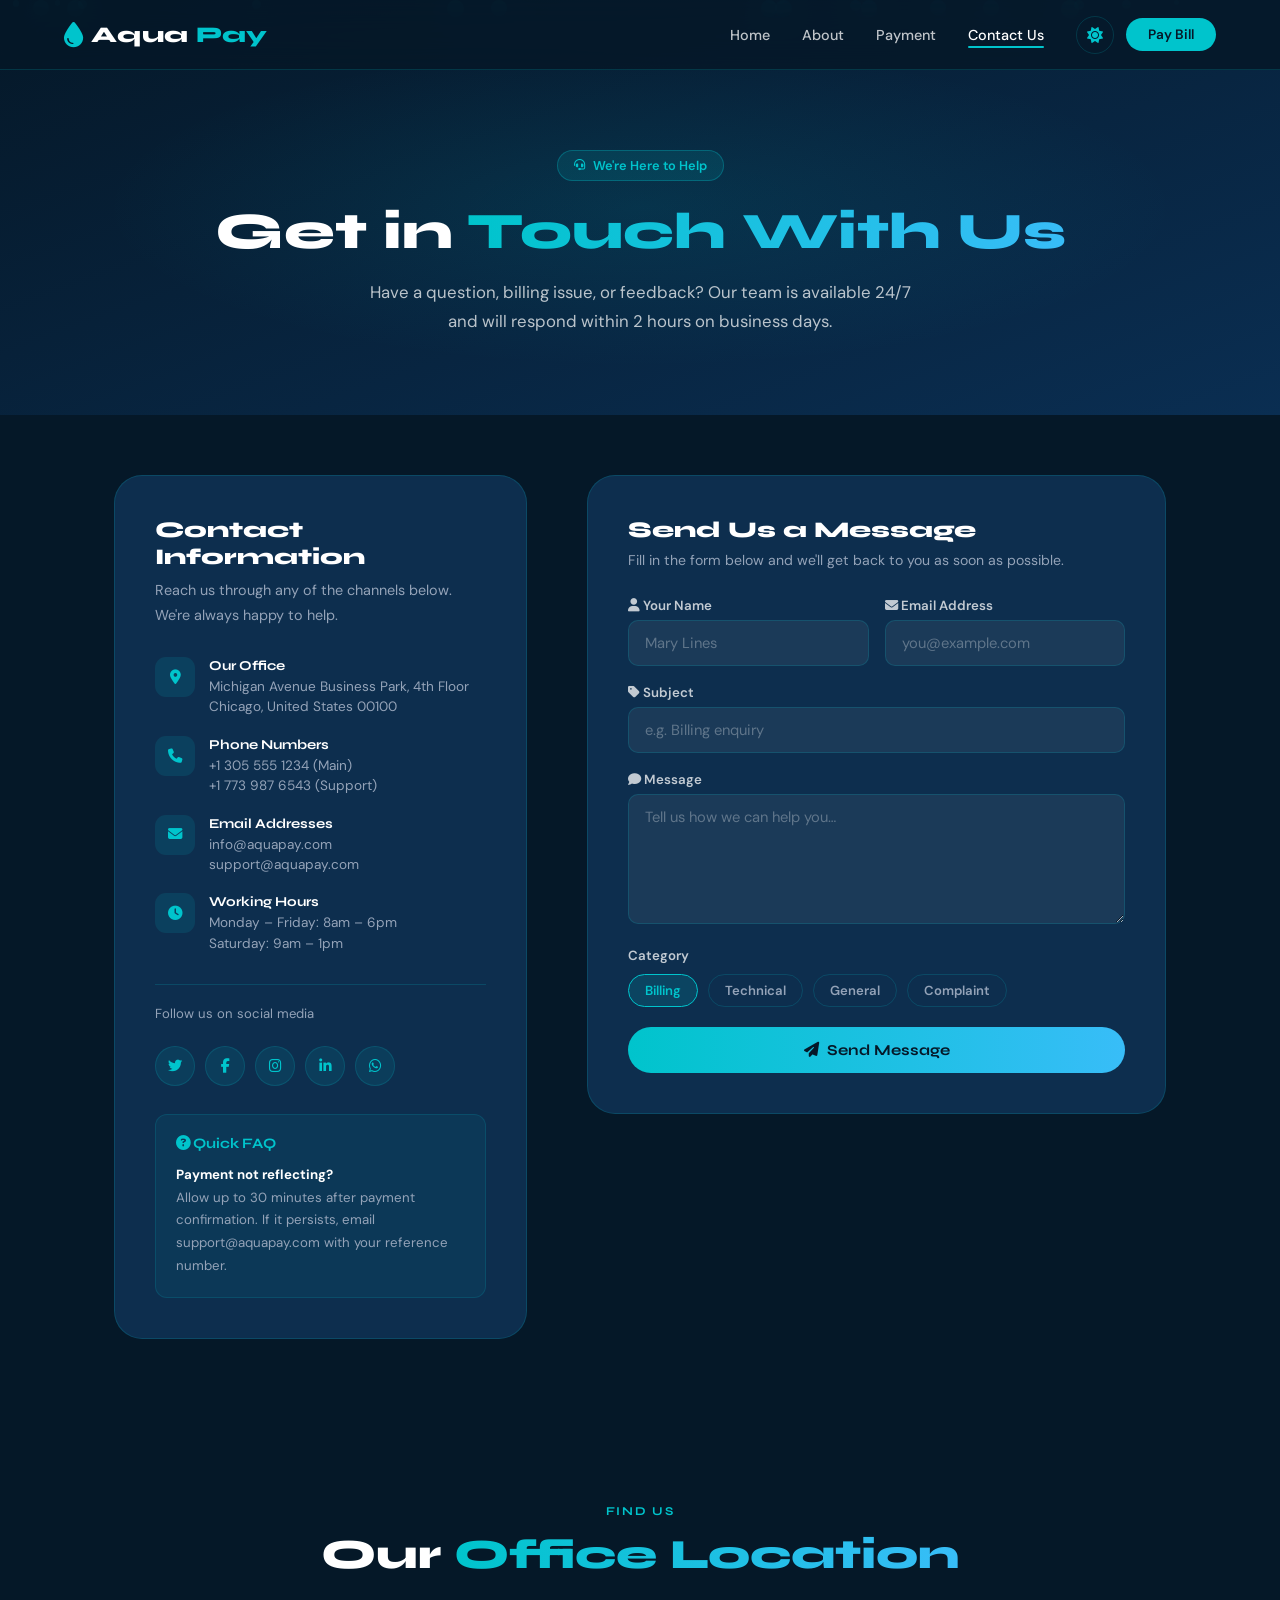
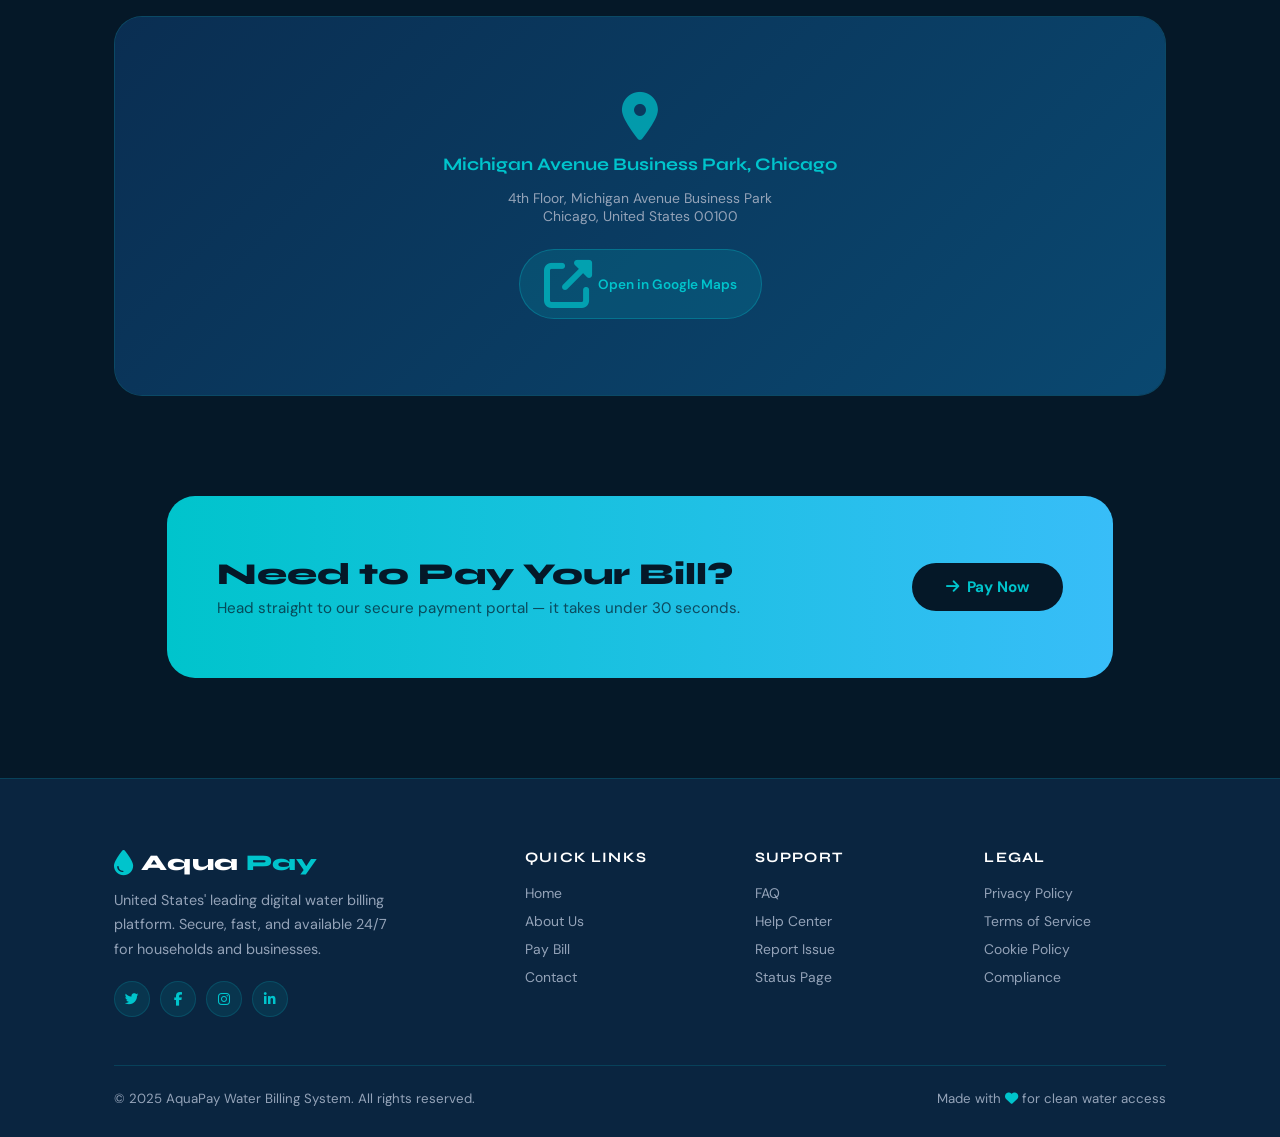
<file: contact.html>
<!DOCTYPE html>
<html lang="en">
<head>
  <meta charset="UTF-8" />
  <meta name="viewport" content="width=device-width, initial-scale=1.0" />
  <title>Contact Us — AquaPay Water Billing System</title>
  <link rel="stylesheet" href="style.css" />
  <link rel="stylesheet" href="https://cdnjs.cloudflare.com/ajax/libs/font-awesome/6.5.0/css/all.min.css" />
</head>
<body>

<!-- Loader -->
<div id="loader">
  <div class="loader-inner">
    <div class="loader-ring"></div>
    <p class="loader-text">AQUAPAY</p>
  </div>
</div>

<!-- Nav -->
<nav class="nav">
  <a href="index.html" class="nav-logo">
    <i class="fas fa-droplet"></i> Aqua<span>Pay</span>
  </a>
  <ul class="nav-links">
    <li><a href="index.html">Home</a></li>
    <li><a href="about.html">About</a></li>
    <li><a href="payment.html">Payment</a></li>
    <li><a href="contact.html">Contact Us</a></li>
  </ul>
  <div class="nav-actions">
    <button class="theme-toggle"><i class="fas fa-sun"></i></button>
    <a href="payment.html" class="btn-nav">Pay Bill</a>
  </div>
  <button class="hamburger"><span></span><span></span><span></span></button>
</nav>
<div class="mobile-menu">
  <a href="index.html">Home</a>
  <a href="about.html">About</a>
  <a href="payment.html">Payment</a>
  <a href="contact.html">Contact Us</a>
</div>

<!-- Hero -->
<section class="page-hero contact-hero">
  <div class="hero-particles"></div>
  <div class="container page-hero-inner">
    <div class="hero-badge"><i class="fas fa-headset"></i> We're Here to Help</div>
    <h1>Get in <span class="grad">Touch With Us</span></h1>
    <p>Have a question, billing issue, or feedback? Our team is available 24/7 and will respond within 2 hours on business days.</p>
  </div>
</section>

<!-- Contact Section -->
<section class="section" style="background:var(--clr-deep);padding-top:60px">
  <div class="container">
    <div class="contact-layout">

      <!-- Info card -->
      <div class="contact-info-card reveal-left">
        <h2>Contact Information</h2>
        <p>Reach us through any of the channels below. We're always happy to help.</p>

        <div class="contact-detail-list">
          <div class="contact-detail-item">
            <div class="contact-detail-icon"><i class="fas fa-map-marker-alt"></i></div>
            <div>
              <h5>Our Office</h5>
              <p>Michigan Avenue Business Park, 4th Floor<br>Chicago, United States 00100</p>
            </div>
          </div>
          <div class="contact-detail-item">
            <div class="contact-detail-icon"><i class="fas fa-phone"></i></div>
            <div>
              <h5>Phone Numbers</h5>
              <p>+1 305 555 1234 (Main)<br>+1 773 987 6543 (Support)</p>
            </div>
          </div>
          <div class="contact-detail-item">
            <div class="contact-detail-icon"><i class="fas fa-envelope"></i></div>
            <div>
              <h5>Email Addresses</h5>
              <p>info@aquapay.com<br>support@aquapay.com</p>
            </div>
          </div>
          <div class="contact-detail-item">
            <div class="contact-detail-icon"><i class="fas fa-clock"></i></div>
            <div>
              <h5>Working Hours</h5>
              <p>Monday – Friday: 8am – 6pm<br>Saturday: 9am – 1pm</p>
            </div>
          </div>
        </div>

        <!-- Social links -->
        <div style="border-top:1px solid var(--clr-border);padding-top:20px">
          <p style="font-size:.82rem;color:var(--clr-muted);margin-bottom:12px">Follow us on social media</p>
          <div class="contact-socials">
            <a href="#" class="contact-social-btn" title="Twitter"><i class="fab fa-twitter"></i></a>
            <a href="#" class="contact-social-btn" title="Facebook"><i class="fab fa-facebook-f"></i></a>
            <a href="#" class="contact-social-btn" title="Instagram"><i class="fab fa-instagram"></i></a>
            <a href="#" class="contact-social-btn" title="LinkedIn"><i class="fab fa-linkedin-in"></i></a>
            <a href="#" class="contact-social-btn" title="WhatsApp"><i class="fab fa-whatsapp"></i></a>
          </div>
        </div>

        <!-- Quick FAQ -->
        <div style="margin-top:28px;padding:20px;background:rgba(0,196,204,.07);border:1px solid rgba(0,196,204,.15);border-radius:12px">
          <h4 style="font-family:var(--font-head);font-size:.9rem;font-weight:700;margin-bottom:12px;color:var(--clr-aqua)">
            <i class="fas fa-question-circle"></i> Quick FAQ
          </h4>
          <p style="font-size:.83rem;color:var(--clr-muted);line-height:1.7">
            <strong style="color:var(--clr-white)">Payment not reflecting?</strong><br>
            Allow up to 30 minutes after payment confirmation. If it persists, email support@aquapay.com with your reference number.
          </p>
        </div>
      </div>

      <!-- Contact form -->
      <div class="contact-form-card reveal-right">
        <h2>Send Us a Message</h2>
        <p>Fill in the form below and we'll get back to you as soon as possible.</p>

        <form id="contactForm" novalidate>
          <div class="form-row">
            <div class="form-group">
              <label for="cName"><i class="fas fa-user"></i> Your Name</label>
              <input type="text" id="cName" placeholder="Mary Lines" />
              <span class="error-msg"></span>
            </div>
            <div class="form-group">
              <label for="cEmail"><i class="fas fa-envelope"></i> Email Address</label>
              <input type="email" id="cEmail" placeholder="you@example.com" />
              <span class="error-msg"></span>
            </div>
          </div>

          <div class="form-group">
            <label for="cSubject"><i class="fas fa-tag"></i> Subject</label>
            <input type="text" id="cSubject" placeholder="e.g. Billing enquiry" />
          </div>

          <div class="form-group">
            <label for="cMsg"><i class="fas fa-comment"></i> Message</label>
            <textarea id="cMsg" placeholder="Tell us how we can help you…"></textarea>
            <span class="error-msg"></span>
          </div>

          <!-- Category radio group styled as chips -->
          <div style="margin-bottom:20px">
            <label style="font-size:.83rem;font-weight:600;color:rgba(255,255,255,.75);display:block;margin-bottom:10px">Category</label>
            <div style="display:flex;gap:10px;flex-wrap:wrap">
              <label class="chip-radio">
                <input type="radio" name="category" value="billing" checked />
                <span>Billing</span>
              </label>
              <label class="chip-radio">
                <input type="radio" name="category" value="technical" />
                <span>Technical</span>
              </label>
              <label class="chip-radio">
                <input type="radio" name="category" value="general" />
                <span>General</span>
              </label>
              <label class="chip-radio">
                <input type="radio" name="category" value="complaint" />
                <span>Complaint</span>
              </label>
            </div>
          </div>

          <button type="submit" class="btn-contact">
            <i class="fas fa-paper-plane"></i> Send Message
          </button>

          <div class="contact-success" id="contactSuccess">
            <i class="fas fa-check-circle"></i>
            Message sent successfully! We'll reply within 2 hours.
          </div>
        </form>
      </div>

    </div>
  </div>
</section>

<!-- Map section -->
<section class="map-section">
  <div class="container">
    <div class="text-center reveal" style="margin-bottom:36px">
      <span class="section-tag">Find Us</span>
      <h2 class="section-title">Our <span class="grad">Office Location</span></h2>
    </div>
    <div class="map-wrap reveal">
      <div class="map-placeholder">
        <i class="fas fa-map-marker-alt map-pin-anim"></i>
        <h3>Michigan Avenue Business Park, Chicago</h3>
        <p>4th Floor, Michigan Avenue Business Park<br>Chicago, United States 00100</p>
        <a href="https://maps.google.com/?q=Michigan+Avenue+Chicago" target="_blank" rel="noopener"
           style="margin-top:10px;display:inline-flex;align-items:center;gap:6px;padding:10px 24px;background:rgba(0,196,204,.15);border:1px solid rgba(0,196,204,.3);border-radius:50px;color:var(--clr-aqua);font-size:.85rem;font-weight:600;transition:.3s">
          <i class="fas fa-external-link-alt"></i> Open in Google Maps
        </a>
      </div>
    </div>
  </div>
</section>

<!-- CTA -->
<div class="container" style="margin-bottom:0">
  <div class="cta-banner reveal">
    <div>
      <h2>Need to Pay Your Bill?</h2>
      <p>Head straight to our secure payment portal — it takes under 30 seconds.</p>
    </div>
    <a href="payment.html" class="btn-cta"><i class="fas fa-arrow-right"></i> Pay Now</a>
  </div>
</div>

<!-- Footer -->
<footer class="footer" style="margin-top:80px">
  <div class="container">
    <div class="footer-grid">
      <div class="footer-brand">
        <div class="nav-logo" style="margin:0 0 12px">
          <i class="fas fa-droplet"></i> Aqua<span>Pay</span>
        </div>
        <p>United States' leading digital water billing platform. Secure, fast, and available 24/7 for households and businesses.</p>
        <div class="footer-socials">
          <a href="#" class="footer-social-btn"><i class="fab fa-twitter"></i></a>
          <a href="#" class="footer-social-btn"><i class="fab fa-facebook-f"></i></a>
          <a href="#" class="footer-social-btn"><i class="fab fa-instagram"></i></a>
          <a href="#" class="footer-social-btn"><i class="fab fa-linkedin-in"></i></a>
        </div>
      </div>
      <div class="footer-col">
        <h4>Quick Links</h4>
        <a href="index.html">Home</a>
        <a href="about.html">About Us</a>
        <a href="payment.html">Pay Bill</a>
        <a href="contact.html">Contact</a>
      </div>
      <div class="footer-col">
        <h4>Support</h4>
        <a href="#">FAQ</a>
        <a href="#">Help Center</a>
        <a href="#">Report Issue</a>
        <a href="#">Status Page</a>
      </div>
      <div class="footer-col">
        <h4>Legal</h4>
        <a href="#">Privacy Policy</a>
        <a href="#">Terms of Service</a>
        <a href="#">Cookie Policy</a>
        <a href="#">Compliance</a>
      </div>
    </div>
    <div class="footer-bottom">
      <p>© 2025 AquaPay Water Billing System. All rights reserved.</p>
      <p>Made with <i class="fas fa-heart" style="color:var(--clr-aqua)"></i> for clean water access</p>
    </div>
  </div>
</footer>

<button id="back-top"><i class="fas fa-arrow-up"></i></button>

<!-- Chip-radio styles (scoped here) -->
<style>
.chip-radio { cursor: pointer; }
.chip-radio input { display: none; }
.chip-radio span {
  display: inline-block;
  padding: 7px 16px;
  border: 1.5px solid var(--clr-border);
  border-radius: 50px;
  font-size: .82rem;
  font-weight: 600;
  color: var(--clr-muted);
  transition: all .2s;
}
.chip-radio input:checked + span {
  background: rgba(0,196,204,.15);
  border-color: var(--clr-aqua);
  color: var(--clr-aqua);
}
.chip-radio:hover span { border-color: rgba(0,196,204,.4); color: var(--clr-white); }
</style>

<script src="script.js"></script>
</body>
</html>
</file>
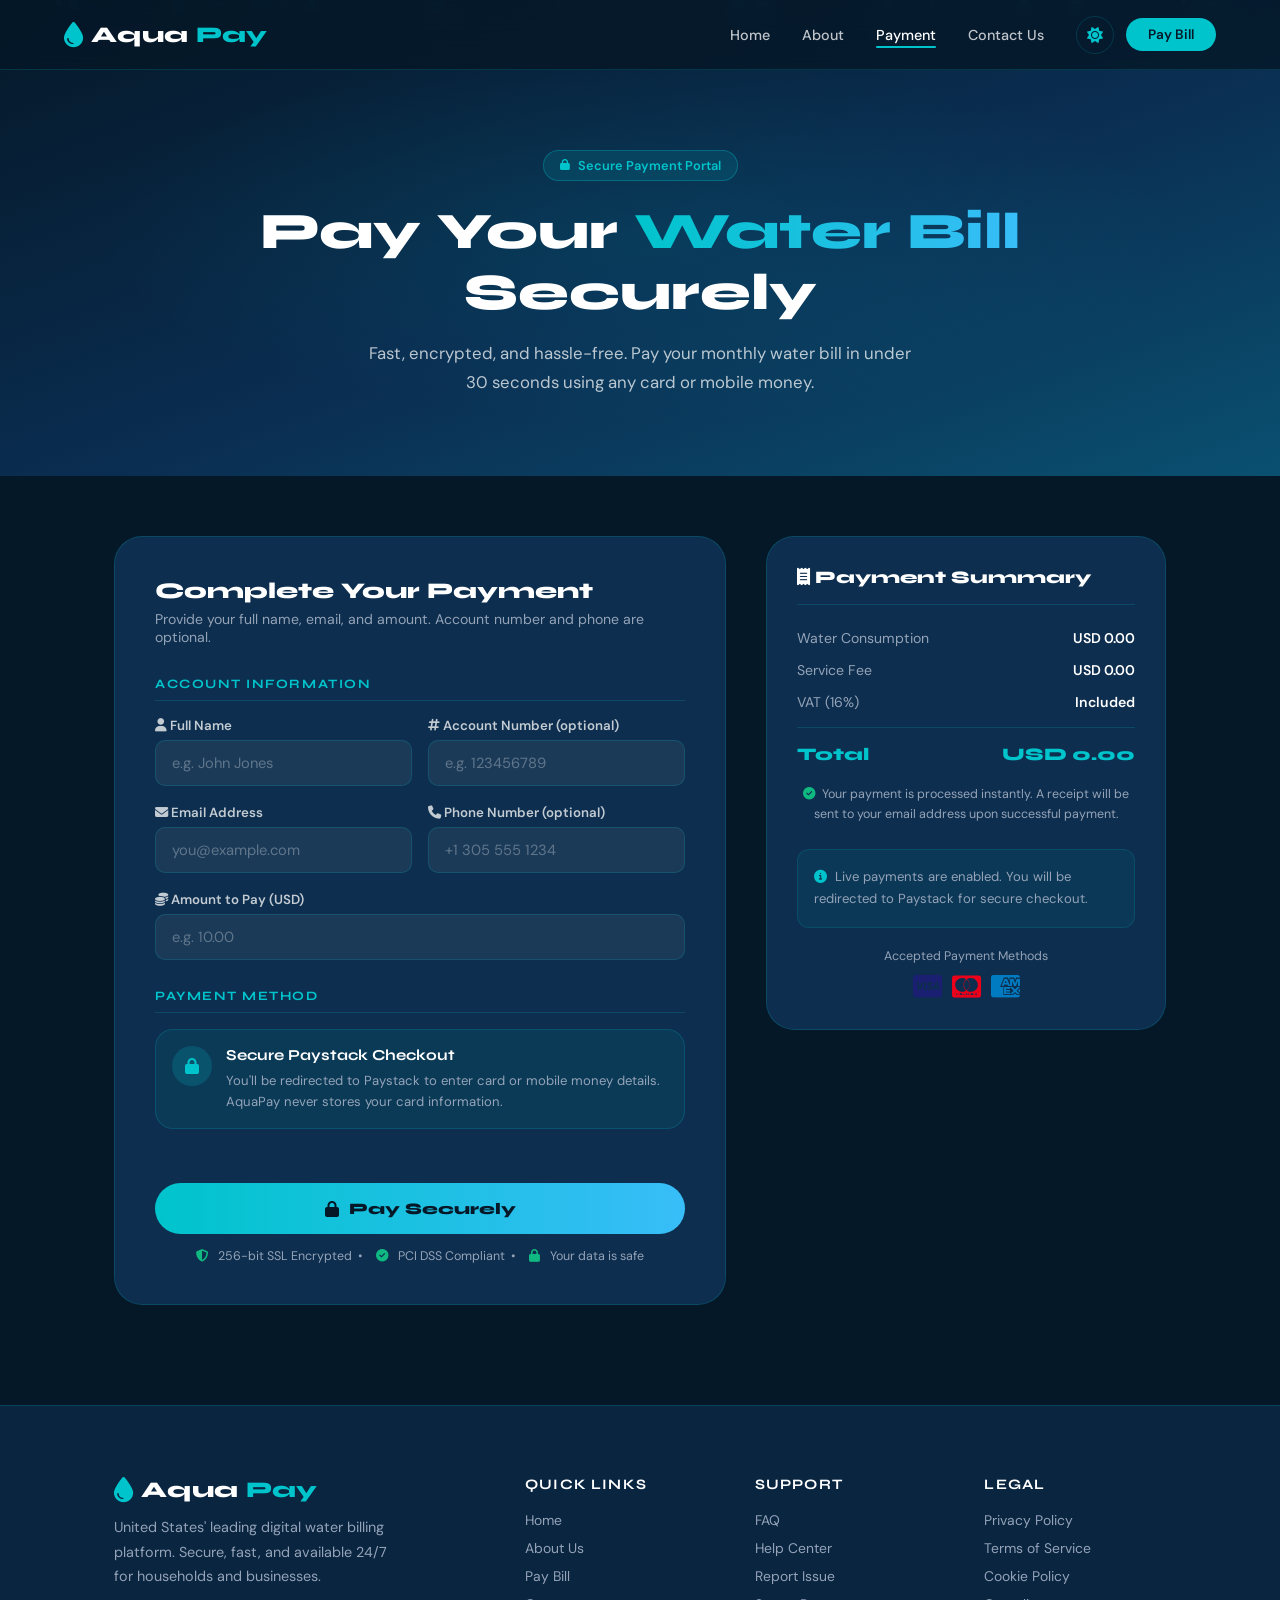
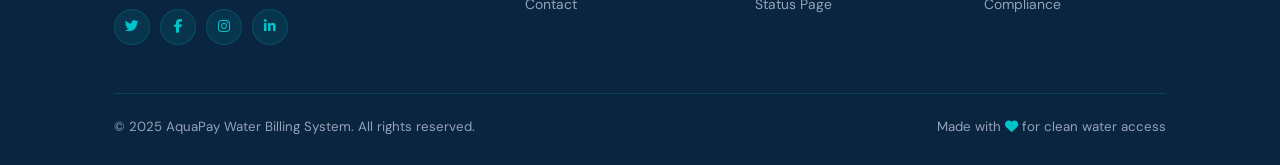
<file: payment.html>
<!DOCTYPE html>
<html lang="en">
<head>
  <meta charset="UTF-8" />
  <meta name="viewport" content="width=device-width, initial-scale=1.0" />
  <title>Pay Bill — AquaPay Water Billing System</title>
  <link rel="stylesheet" href="style.css" />
  <link rel="stylesheet" href="https://cdnjs.cloudflare.com/ajax/libs/font-awesome/6.5.0/css/all.min.css" />
</head>
<body>

<!-- Loader -->
<div id="loader">
  <div class="loader-inner">
    <div class="loader-ring"></div>
    <p class="loader-text">AQUAPAY</p>
  </div>
</div>

<!-- Nav -->
<nav class="nav">
  <a href="index.html" class="nav-logo">
    <i class="fas fa-droplet"></i> Aqua<span>Pay</span>
  </a>
  <ul class="nav-links">
    <li><a href="index.html">Home</a></li>
    <li><a href="about.html">About</a></li>
    <li><a href="payment.html">Payment</a></li>
    <li><a href="contact.html">Contact Us</a></li>
  </ul>
  <div class="nav-actions">
    <button class="theme-toggle"><i class="fas fa-sun"></i></button>
    <a href="payment.html" class="btn-nav">Pay Bill</a>
  </div>
  <button class="hamburger"><span></span><span></span><span></span></button>
</nav>
<div class="mobile-menu">
  <a href="index.html">Home</a>
  <a href="about.html">About</a>
  <a href="payment.html">Payment</a>
  <a href="contact.html">Contact Us</a>
</div>

<!-- Hero -->
<section class="page-hero payment-hero">
  <div class="hero-particles"></div>
  <div class="container page-hero-inner">
    <div class="hero-badge"><i class="fas fa-lock"></i> Secure Payment Portal</div>
    <h1>Pay Your <span class="grad">Water Bill</span> Securely</h1>
    <p>Fast, encrypted, and hassle-free. Pay your monthly water bill in under 30 seconds using any card or mobile money.</p>
  </div>
</section>

<!-- Payment section -->
<section class="section" style="background:var(--clr-deep);padding-top:60px">
  <div class="container">
    <div class="payment-layout">

      <!-- Form -->
      <div class="payment-form-card reveal-left">
        <h2>Complete Your Payment</h2>
        <p>Provide your full name, email, and amount. Account number and phone are optional.</p>

        <form id="paymentForm" novalidate>
          <!-- Personal Info -->
          <div class="form-section-title">Account Information</div>
          <div class="form-row">
            <div class="form-group">
              <label for="fullName"><i class="fas fa-user"></i> Full Name</label>
              <input type="text" id="fullName" placeholder="e.g. John Jones" />
              <span class="error-msg"></span>
            </div>
            <div class="form-group">
              <label for="accountNo"><i class="fas fa-hashtag"></i> Account Number (optional)</label>
              <input type="text" id="accountNo" placeholder="e.g. 123456789" />
              <span class="error-msg"></span>
            </div>
          </div>
          <div class="form-row">
            <div class="form-group">
              <label for="email"><i class="fas fa-envelope"></i> Email Address</label>
              <input type="email" id="email" placeholder="you@example.com" />
              <span class="error-msg"></span>
            </div>
            <div class="form-group">
              <label for="phone"><i class="fas fa-phone"></i> Phone Number (optional)</label>
              <input type="tel" id="phone" placeholder="+1 305 555 1234" />
              <span class="error-msg"></span>
            </div>
          </div>
          <div class="form-group">
            <label for="amount"><i class="fas fa-coins"></i> Amount to Pay (USD)</label>
            <input type="number" id="amount" placeholder="e.g. 10.00" min="1" step="0.01" />
            <span class="error-msg"></span>
          </div>

          <div class="form-section-title">Payment Method</div>
          <div class="paystack-redirect">
            <div class="paystack-icon"><i class="fas fa-lock"></i></div>
            <div>
              <h4>Secure Paystack Checkout</h4>
              <p>You'll be redirected to Paystack to enter card or mobile money details. AquaPay never stores your card information.</p>
            </div>
          </div>

          <div id="paymentStatus" class="payment-status" role="status" aria-live="polite"></div>

          <button type="submit" class="btn-pay">
            <i class="fas fa-lock"></i> Pay Securely
          </button>

          <div class="secure-badges">
            <i class="fas fa-shield-halved"></i>
            256-bit SSL Encrypted &nbsp;•&nbsp;
            <i class="fas fa-check-circle"></i>
            PCI DSS Compliant &nbsp;•&nbsp;
            <i class="fas fa-lock"></i>
            Your data is safe
          </div>
        </form>
      </div>

      <!-- Summary Sidebar -->
      <div class="payment-summary reveal-right">
        <h3><i class="fas fa-receipt"></i> Payment Summary</h3>

        <div class="summary-row">
          <span>Water Consumption</span>
          <span id="summaryAmount">USD 0.00</span>
        </div>
        <div class="summary-row">
          <span>Service Fee</span>
          <span>USD 0.00</span>
        </div>
        <div class="summary-row">
          <span>VAT (16%)</span>
          <span>Included</span>
        </div>
        <div class="summary-divider"></div>
        <div class="summary-total">
          <span>Total</span>
          <span id="summaryTotal">USD 0.00</span>
        </div>

        <p class="summary-note">
          <i class="fas fa-check-circle"></i>
          Your payment is processed instantly. A receipt will be sent to your email address upon successful payment.
        </p>

        <div style="margin-top:24px;padding:16px;background:rgba(0,196,204,.07);border:1px solid rgba(0,196,204,.15);border-radius:12px">
          <p style="font-size:.82rem;color:var(--clr-muted);line-height:1.7">
            <i class="fas fa-info-circle" style="color:var(--clr-aqua)"></i>
            &nbsp;Live payments are enabled. You will be redirected to Paystack for secure checkout.
          </p>
        </div>

        <div style="margin-top:20px">
          <p style="font-size:.78rem;color:var(--clr-muted);margin-bottom:10px;text-align:center">Accepted Payment Methods</p>
          <div style="display:flex;gap:10px;justify-content:center;font-size:1.6rem;color:var(--clr-muted)">
            <i class="fab fa-cc-visa" style="color:#1A1F71"></i>
            <i class="fab fa-cc-mastercard" style="color:#EB001B"></i>
            <i class="fab fa-cc-amex" style="color:#007BC1"></i>
          </div>
        </div>
      </div>

    </div>
  </div>
</section>

<!-- Success overlay -->
<div class="success-overlay" id="successOverlay">
  <div class="success-modal">
    <div class="success-icon"><i class="fas fa-check"></i></div>
    <h2>Payment Successful!</h2>
    <p>Your water bill has been paid successfully. A confirmation receipt has been sent to your registered email address.</p>
    <div class="success-ref" id="payRef">REF-XXXXXXXX</div>
    <button class="btn-close-success" id="closeSuccess">
      <i class="fas fa-home"></i> Done
    </button>
  </div>
</div>

<!-- Footer -->
<footer class="footer">
  <div class="container">
    <div class="footer-grid">
      <div class="footer-brand">
        <div class="nav-logo" style="margin:0 0 12px">
          <i class="fas fa-droplet"></i> Aqua<span>Pay</span>
        </div>
        <p>United States' leading digital water billing platform. Secure, fast, and available 24/7 for households and businesses.</p>
        <div class="footer-socials">
          <a href="#" class="footer-social-btn"><i class="fab fa-twitter"></i></a>
          <a href="#" class="footer-social-btn"><i class="fab fa-facebook-f"></i></a>
          <a href="#" class="footer-social-btn"><i class="fab fa-instagram"></i></a>
          <a href="#" class="footer-social-btn"><i class="fab fa-linkedin-in"></i></a>
        </div>
      </div>
      <div class="footer-col">
        <h4>Quick Links</h4>
        <a href="index.html">Home</a>
        <a href="about.html">About Us</a>
        <a href="payment.html">Pay Bill</a>
        <a href="contact.html">Contact</a>
      </div>
      <div class="footer-col">
        <h4>Support</h4>
        <a href="#">FAQ</a>
        <a href="#">Help Center</a>
        <a href="#">Report Issue</a>
        <a href="#">Status Page</a>
      </div>
      <div class="footer-col">
        <h4>Legal</h4>
        <a href="#">Privacy Policy</a>
        <a href="#">Terms of Service</a>
        <a href="#">Cookie Policy</a>
        <a href="#">Compliance</a>
      </div>
    </div>
    <div class="footer-bottom">
      <p>© 2025 AquaPay Water Billing System. All rights reserved.</p>
      <p>Made with <i class="fas fa-heart" style="color:var(--clr-aqua)"></i> for clean water access</p>
    </div>
  </div>
</footer>

<button id="back-top"><i class="fas fa-arrow-up"></i></button>
<script src="script.js"></script>
</body>
</html>
</file>
<file: style.css>
/* =============================================
   AquaPay Water Billing System — style.css
   ============================================= */

/* ---------- Google Fonts ---------- */
@import url('https://fonts.googleapis.com/css2?family=Syne:wght@400;600;700;800&family=DM+Sans:ital,opsz,wght@0,9..40,300;0,9..40,400;0,9..40,500;1,9..40,300&display=swap');

/* ---------- CSS Variables ---------- */
:root {
  --clr-ocean:   #0a2540;
  --clr-deep:    #051828;
  --clr-aqua:    #00c4cc;
  --clr-sky:     #38bdf8;
  --clr-foam:    #e0f7fa;
  --clr-white:   #ffffff;
  --clr-muted:   #94a3b8;
  --clr-card:    #0d2e4e;
  --clr-border:  rgba(0,196,204,.18);
  --clr-success: #10b981;
  --clr-error:   #ef4444;

  --font-head: 'Syne', sans-serif;
  --font-body: 'DM Sans', sans-serif;

  --radius-sm: 10px;
  --radius-md: 18px;
  --radius-lg: 28px;

  --shadow-card: 0 8px 32px rgba(0,0,0,.35);
  --shadow-glow: 0 0 40px rgba(0,196,204,.22);

  --nav-h: 70px;
  --transition: .3s cubic-bezier(.4,0,.2,1);
}

/* Light mode overrides */
body.light {
  --clr-ocean:  #f0f9ff;
  --clr-deep:   #e0f2fe;
  --clr-card:   #ffffff;
  --clr-border: rgba(14,165,233,.18);
  --clr-muted:  #475569;
  --shadow-card: 0 8px 32px rgba(14,165,233,.12);
}
body.light .nav,
body.light .footer { background: #0a2540; }
body.light p, body.light li { color: #334155; }
body.light .section-tag { color: #0369a1; }
body.light .hero { background: linear-gradient(160deg,#0a2540 0%,#0e4272 55%,#0a7fa8 100%); }
body.light .about-hero { background: linear-gradient(160deg,#0a2540 0%,#0e4272 100%); }
body.light .contact-hero { background: linear-gradient(160deg,#0a2540 0%,#0e4272 100%); }
body.light .payment-hero { background: linear-gradient(160deg,#0a2540 0%,#0e4272 100%); }
body.light .card-stat h2,
body.light .feature-card h3,
body.light .value-card h3 { color: var(--clr-ocean) !important; }
body.light .nav a { color: #fff; }
body.light .nav-logo { color: #fff; }

/* ---------- Reset & Base ---------- */
*, *::before, *::after { box-sizing: border-box; margin: 0; padding: 0; }

html { scroll-behavior: smooth; font-size: 16px; }

body {
  font-family: var(--font-body);
  background: var(--clr-deep);
  color: var(--clr-white);
  overflow-x: hidden;
  transition: background var(--transition), color var(--transition);
}

a { text-decoration: none; color: inherit; }
img { max-width: 100%; display: block; }
ul { list-style: none; }
button { cursor: pointer; font-family: var(--font-body); }

/* ---------- Scrollbar ---------- */
::-webkit-scrollbar { width: 6px; }
::-webkit-scrollbar-track { background: var(--clr-deep); }
::-webkit-scrollbar-thumb { background: var(--clr-aqua); border-radius: 3px; }

/* =============================================
   LOADER
   ============================================= */
#loader {
  position: fixed; inset: 0;
  background: var(--clr-deep);
  display: flex; align-items: center; justify-content: center;
  z-index: 9999;
  transition: opacity .5s, visibility .5s;
}
#loader.hidden { opacity: 0; visibility: hidden; }

.loader-inner {
  text-align: center;
}
.loader-ring {
  width: 64px; height: 64px;
  border: 4px solid var(--clr-border);
  border-top-color: var(--clr-aqua);
  border-radius: 50%;
  animation: spin .9s linear infinite;
  margin: 0 auto 16px;
}
.loader-text {
  font-family: var(--font-head);
  font-size: 1.1rem;
  color: var(--clr-aqua);
  letter-spacing: .1em;
}
@keyframes spin { to { transform: rotate(360deg); } }

/* =============================================
   NAVIGATION
   ============================================= */
.nav {
  position: fixed; top: 0; left: 0; right: 0;
  height: var(--nav-h);
  background: rgba(5,24,40,.82);
  backdrop-filter: blur(16px);
  -webkit-backdrop-filter: blur(16px);
  border-bottom: 1px solid var(--clr-border);
  display: flex; align-items: center;
  padding: 0 5%;
  z-index: 1000;
  transition: background var(--transition), box-shadow var(--transition);
}
.nav.scrolled { box-shadow: 0 4px 24px rgba(0,0,0,.4); }

.nav-logo {
  font-family: var(--font-head);
  font-size: 1.4rem;
  font-weight: 800;
  color: var(--clr-white);
  display: flex; align-items: center; gap: 8px;
  margin-right: auto;
}
.nav-logo i { color: var(--clr-aqua); font-size: 1.6rem; }
.nav-logo span { color: var(--clr-aqua); }

.nav-links {
  display: flex; align-items: center; gap: 32px;
}
.nav-links a {
  font-size: .9rem;
  font-weight: 500;
  color: rgba(255,255,255,.75);
  position: relative;
  transition: color var(--transition);
}
.nav-links a::after {
  content: '';
  position: absolute; bottom: -4px; left: 0;
  width: 0; height: 2px;
  background: var(--clr-aqua);
  border-radius: 2px;
  transition: width var(--transition);
}
.nav-links a:hover, .nav-links a.active { color: var(--clr-white); }
.nav-links a:hover::after, .nav-links a.active::after { width: 100%; }

.nav-actions { display: flex; align-items: center; gap: 12px; margin-left: 32px; }

.btn-nav {
  padding: 8px 22px;
  background: var(--clr-aqua);
  color: var(--clr-deep);
  border: none;
  border-radius: 50px;
  font-weight: 600;
  font-size: .85rem;
  transition: background var(--transition), transform var(--transition), box-shadow var(--transition);
}
.btn-nav:hover {
  background: var(--clr-sky);
  transform: translateY(-2px);
  box-shadow: 0 4px 18px rgba(0,196,204,.4);
}

/* Theme toggle */
.theme-toggle {
  width: 38px; height: 38px;
  border: 1px solid var(--clr-border);
  border-radius: 50%;
  background: transparent;
  color: var(--clr-aqua);
  font-size: 1rem;
  display: flex; align-items: center; justify-content: center;
  transition: background var(--transition), transform var(--transition);
}
.theme-toggle:hover { background: var(--clr-border); transform: rotate(20deg); }

/* Hamburger */
.hamburger {
  display: none;
  flex-direction: column; gap: 5px;
  background: none; border: none; padding: 6px;
}
.hamburger span {
  display: block; width: 24px; height: 2px;
  background: var(--clr-white);
  border-radius: 2px;
  transition: transform var(--transition), opacity var(--transition);
}
.hamburger.open span:nth-child(1) { transform: translateY(7px) rotate(45deg); }
.hamburger.open span:nth-child(2) { opacity: 0; }
.hamburger.open span:nth-child(3) { transform: translateY(-7px) rotate(-45deg); }

/* Mobile menu */
.mobile-menu {
  position: fixed; top: var(--nav-h); left: 0; right: 0;
  background: rgba(5,24,40,.97);
  backdrop-filter: blur(20px);
  padding: 24px 5%;
  display: none;
  flex-direction: column; gap: 20px;
  border-bottom: 1px solid var(--clr-border);
  z-index: 999;
  animation: slideDown .25s ease;
}
.mobile-menu.open { display: flex; }
.mobile-menu a {
  font-size: 1.05rem;
  color: rgba(255,255,255,.8);
  font-weight: 500;
  transition: color var(--transition);
}
.mobile-menu a:hover { color: var(--clr-aqua); }
@keyframes slideDown {
  from { opacity: 0; transform: translateY(-8px); }
  to   { opacity: 1; transform: translateY(0); }
}

/* =============================================
   BACK TO TOP
   ============================================= */
#back-top {
  position: fixed; bottom: 30px; right: 30px;
  width: 46px; height: 46px;
  background: var(--clr-aqua);
  color: var(--clr-deep);
  border: none;
  border-radius: 50%;
  font-size: 1.1rem;
  display: flex; align-items: center; justify-content: center;
  opacity: 0; visibility: hidden;
  transform: translateY(12px);
  transition: opacity var(--transition), visibility var(--transition), transform var(--transition), background var(--transition);
  z-index: 900;
  box-shadow: 0 4px 20px rgba(0,196,204,.35);
}
#back-top.visible { opacity: 1; visibility: visible; transform: translateY(0); }
#back-top:hover { background: var(--clr-sky); }

/* =============================================
   SHARED UTILITIES
   ============================================= */
.container { max-width: 1180px; margin: 0 auto; padding: 0 5%; }

.section { padding: 100px 0; }
.section-sm { padding: 60px 0; }

.section-tag {
  display: inline-block;
  font-family: var(--font-head);
  font-size: .75rem;
  font-weight: 700;
  letter-spacing: .14em;
  text-transform: uppercase;
  color: var(--clr-aqua);
  margin-bottom: 12px;
}
.section-title {
  font-family: var(--font-head);
  font-size: clamp(1.8rem, 3.5vw, 2.6rem);
  font-weight: 800;
  line-height: 1.2;
  margin-bottom: 18px;
}
.section-sub {
  font-size: 1.05rem;
  line-height: 1.7;
  color: var(--clr-muted);
  max-width: 560px;
}
.text-center { text-align: center; }
.text-center .section-sub { margin: 0 auto; }

/* Gradient text */
.grad {
  background: linear-gradient(90deg, var(--clr-aqua), var(--clr-sky));
  -webkit-background-clip: text;
  -webkit-text-fill-color: transparent;
  background-clip: text;
}

/* Buttons */
.btn {
  display: inline-flex; align-items: center; gap: 8px;
  padding: 14px 32px;
  border-radius: 50px;
  font-weight: 600;
  font-size: .95rem;
  border: none;
  transition: transform var(--transition), box-shadow var(--transition), background var(--transition);
}
.btn-primary {
  background: linear-gradient(90deg, var(--clr-aqua), var(--clr-sky));
  color: var(--clr-deep);
}
.btn-primary:hover {
  transform: translateY(-3px);
  box-shadow: 0 8px 28px rgba(0,196,204,.45);
}
.btn-outline {
  background: transparent;
  border: 1.5px solid var(--clr-aqua);
  color: var(--clr-aqua);
}
.btn-outline:hover {
  background: rgba(0,196,204,.1);
  transform: translateY(-3px);
}

/* Divider wave */
.wave-divider {
  overflow: hidden;
  line-height: 0;
}
.wave-divider svg { display: block; }

/* Scroll reveal */
.reveal {
  opacity: 0;
  transform: translateY(28px);
  transition: opacity .7s ease, transform .7s ease;
}
.reveal.visible { opacity: 1; transform: translateY(0); }
.reveal-left  { opacity: 0; transform: translateX(-30px); transition: opacity .7s ease, transform .7s ease; }
.reveal-right { opacity: 0; transform: translateX(30px);  transition: opacity .7s ease, transform .7s ease; }
.reveal-left.visible, .reveal-right.visible { opacity: 1; transform: translateX(0); }

/* =============================================
   HERO (index)
   ============================================= */
.hero {
  min-height: 100vh;
  background: linear-gradient(160deg,#051828 0%,#0a2e52 55%,#0a6280 100%);
  display: flex; align-items: center;
  padding-top: var(--nav-h);
  position: relative;
  overflow: hidden;
}
.hero::before {
  content: '';
  position: absolute; inset: 0;
  background:
    radial-gradient(ellipse 70% 55% at 75% 60%, rgba(0,196,204,.14) 0%, transparent 65%),
    radial-gradient(ellipse 50% 40% at 20% 30%, rgba(56,189,248,.1) 0%, transparent 60%);
  pointer-events: none;
}

/* Animated particles */
.hero-particles {
  position: absolute; inset: 0;
  overflow: hidden;
  pointer-events: none;
}
.hero-particles span {
  position: absolute;
  border-radius: 50%;
  background: rgba(0,196,204,.18);
  animation: float linear infinite;
}
@keyframes float {
  0%   { transform: translateY(100vh) scale(0); opacity: 0; }
  10%  { opacity: 1; }
  90%  { opacity: 1; }
  100% { transform: translateY(-10vh) scale(1); opacity: 0; }
}

.hero-inner {
  display: grid;
  grid-template-columns: 1fr 1fr;
  gap: 60px;
  align-items: center;
  position: relative; z-index: 1;
  padding: 80px 0;
}
.hero-badge {
  display: inline-flex; align-items: center; gap: 8px;
  background: rgba(0,196,204,.12);
  border: 1px solid rgba(0,196,204,.3);
  border-radius: 50px;
  padding: 6px 16px;
  font-size: .8rem;
  color: var(--clr-aqua);
  font-weight: 600;
  margin-bottom: 20px;
}
.hero-badge i { font-size: .7rem; }

.hero-title {
  font-family: var(--font-head);
  font-size: clamp(2.4rem, 5vw, 3.6rem);
  font-weight: 800;
  line-height: 1.15;
  margin-bottom: 20px;
}
.hero-sub {
  font-size: 1.05rem;
  line-height: 1.75;
  color: rgba(255,255,255,.72);
  margin-bottom: 36px;
  max-width: 460px;
}
.hero-btns { display: flex; gap: 14px; flex-wrap: wrap; }

.hero-stats {
  display: flex; gap: 32px;
  margin-top: 48px;
  padding-top: 32px;
  border-top: 1px solid rgba(255,255,255,.1);
}
.hero-stat-item h4 {
  font-family: var(--font-head);
  font-size: 1.7rem;
  font-weight: 800;
  color: var(--clr-aqua);
}
.hero-stat-item p {
  font-size: .82rem;
  color: rgba(255,255,255,.55);
  margin-top: 2px;
}

/* Hero visual */
.hero-visual {
  position: relative;
  display: flex; align-items: center; justify-content: center;
}
.hero-card {
  background: rgba(13,46,78,.7);
  border: 1px solid var(--clr-border);
  border-radius: var(--radius-lg);
  padding: 32px;
  backdrop-filter: blur(12px);
  box-shadow: var(--shadow-card);
  width: 100%;
  max-width: 360px;
  animation: floatCard 4s ease-in-out infinite;
}
@keyframes floatCard {
  0%,100% { transform: translateY(0); }
  50%      { transform: translateY(-14px); }
}
.hero-card-header {
  display: flex; align-items: center; justify-content: space-between;
  margin-bottom: 24px;
}
.hero-card-title {
  font-family: var(--font-head);
  font-weight: 700;
  font-size: 1rem;
  color: var(--clr-aqua);
}
.hero-card-icon {
  width: 42px; height: 42px;
  background: rgba(0,196,204,.15);
  border-radius: 12px;
  display: flex; align-items: center; justify-content: center;
  color: var(--clr-aqua);
}
.hero-card-amount {
  font-family: var(--font-head);
  font-size: 2.2rem;
  font-weight: 800;
  margin-bottom: 6px;
}
.hero-card-sub {
  font-size: .82rem;
  color: var(--clr-muted);
  margin-bottom: 22px;
}
.hero-card-bar-wrap {
  background: rgba(255,255,255,.08);
  border-radius: 50px;
  height: 6px;
  margin-bottom: 8px;
}
.hero-card-bar {
  height: 100%;
  width: 68%;
  background: linear-gradient(90deg,var(--clr-aqua),var(--clr-sky));
  border-radius: 50px;
}
.hero-card-row {
  display: flex; justify-content: space-between;
  font-size: .78rem;
  color: var(--clr-muted);
  margin-bottom: 22px;
}
.hero-card-btn {
  width: 100%;
  padding: 12px;
  background: linear-gradient(90deg,var(--clr-aqua),var(--clr-sky));
  color: var(--clr-deep);
  border: none;
  border-radius: 50px;
  font-weight: 700;
  font-size: .9rem;
  transition: opacity var(--transition), transform var(--transition);
}
.hero-card-btn:hover { opacity: .9; transform: scale(1.02); }

/* Floating badges around card */
.hero-badge-float {
  position: absolute;
  background: rgba(13,46,78,.85);
  border: 1px solid var(--clr-border);
  border-radius: var(--radius-sm);
  padding: 10px 16px;
  font-size: .8rem;
  font-weight: 600;
  backdrop-filter: blur(8px);
  display: flex; align-items: center; gap: 8px;
  color: var(--clr-white);
  white-space: nowrap;
}
.hero-badge-float i { color: var(--clr-aqua); }
.badge-f1 { top: 10px; right: -40px; animation: floatCard 3.5s ease-in-out infinite .5s; }
.badge-f2 { bottom: 30px; left: -50px; animation: floatCard 4.2s ease-in-out infinite 1s; }

/* =============================================
   FEATURES SECTION
   ============================================= */
.features-grid {
  display: grid;
  grid-template-columns: repeat(auto-fit, minmax(240px, 1fr));
  gap: 24px;
  margin-top: 60px;
}
.feature-card {
  background: var(--clr-card);
  border: 1px solid var(--clr-border);
  border-radius: var(--radius-md);
  padding: 32px 28px;
  transition: transform var(--transition), box-shadow var(--transition), border-color var(--transition);
}
.feature-card:hover {
  transform: translateY(-6px);
  box-shadow: var(--shadow-glow);
  border-color: rgba(0,196,204,.35);
}
.feature-icon {
  width: 52px; height: 52px;
  background: rgba(0,196,204,.12);
  border-radius: 14px;
  display: flex; align-items: center; justify-content: center;
  color: var(--clr-aqua);
  font-size: 1.3rem;
  margin-bottom: 18px;
  transition: background var(--transition);
}
.feature-card:hover .feature-icon { background: rgba(0,196,204,.22); }
.feature-card h3 {
  font-family: var(--font-head);
  font-size: 1.05rem;
  font-weight: 700;
  margin-bottom: 10px;
  color: var(--clr-white);
}
.feature-card p { font-size: .9rem; line-height: 1.65; color: var(--clr-muted); }

/* =============================================
   WHY CHOOSE US
   ============================================= */
.why-inner {
  display: grid;
  grid-template-columns: 1fr 1fr;
  gap: 80px;
  align-items: center;
}
.why-visual {
  position: relative;
}
.why-img-wrap {
  border-radius: var(--radius-lg);
  overflow: hidden;
  background: var(--clr-card);
  border: 1px solid var(--clr-border);
  aspect-ratio: 4/3;
  display: flex; align-items: center; justify-content: center;
}
.why-img-placeholder {
  width: 100%; height: 100%;
  background: linear-gradient(135deg, #0a2e52, #0a6280);
  display: flex; flex-direction: column; align-items: center; justify-content: center;
  gap: 12px;
  color: var(--clr-aqua);
}
.why-img-placeholder i { font-size: 4rem; opacity: .6; }
.why-img-placeholder p { font-size: .85rem; opacity: .6; }
.why-stat-badge {
  position: absolute;
  bottom: -20px; right: -20px;
  background: linear-gradient(135deg,var(--clr-aqua),var(--clr-sky));
  border-radius: var(--radius-md);
  padding: 18px 22px;
  color: var(--clr-deep);
  font-family: var(--font-head);
  text-align: center;
}
.why-stat-badge h3 { font-size: 1.8rem; font-weight: 800; }
.why-stat-badge p  { font-size: .78rem; font-weight: 600; }

.why-list { margin-top: 30px; display: flex; flex-direction: column; gap: 16px; }
.why-item {
  display: flex; gap: 14px;
  align-items: flex-start;
}
.why-item-icon {
  width: 36px; height: 36px;
  min-width: 36px;
  background: rgba(0,196,204,.12);
  border-radius: 10px;
  display: flex; align-items: center; justify-content: center;
  color: var(--clr-aqua);
  font-size: .85rem;
}
.why-item h4 {
  font-family: var(--font-head);
  font-weight: 700;
  font-size: .95rem;
  margin-bottom: 4px;
}
.why-item p { font-size: .87rem; color: var(--clr-muted); line-height: 1.6; }

/* =============================================
   STATS / COUNTERS
   ============================================= */
.stats-section {
  background: linear-gradient(90deg,#0a2e52,#0a4870);
  padding: 80px 0;
}
.stats-grid {
  display: grid;
  grid-template-columns: repeat(auto-fit, minmax(180px, 1fr));
  gap: 40px;
  text-align: center;
}
.card-stat {
  position: relative;
}
.card-stat::after {
  content: '';
  position: absolute; right: 0; top: 20%; bottom: 20%;
  width: 1px;
  background: rgba(255,255,255,.12);
}
.card-stat:last-child::after { display: none; }
.card-stat i {
  font-size: 2rem;
  color: var(--clr-aqua);
  margin-bottom: 10px;
}
.card-stat h2 {
  font-family: var(--font-head);
  font-size: 2.4rem;
  font-weight: 800;
  color: var(--clr-white);
}
.card-stat p { font-size: .85rem; color: var(--clr-muted); margin-top: 4px; }

/* =============================================
   TESTIMONIALS
   ============================================= */
.testimonials-grid {
  display: grid;
  grid-template-columns: repeat(auto-fit, minmax(280px, 1fr));
  gap: 24px;
  margin-top: 60px;
}
.testi-card {
  background: var(--clr-card);
  border: 1px solid var(--clr-border);
  border-radius: var(--radius-md);
  padding: 30px;
  transition: transform var(--transition), box-shadow var(--transition);
}
.testi-card:hover { transform: translateY(-4px); box-shadow: var(--shadow-glow); }
.testi-stars { color: #fbbf24; font-size: .85rem; margin-bottom: 14px; }
.testi-text { font-size: .93rem; line-height: 1.7; color: rgba(255,255,255,.78); margin-bottom: 20px; font-style: italic; }
.testi-author { display: flex; align-items: center; gap: 12px; }
.testi-avatar {
  width: 44px; height: 44px;
  border-radius: 50%;
  background: linear-gradient(135deg,var(--clr-aqua),var(--clr-sky));
  display: flex; align-items: center; justify-content: center;
  font-family: var(--font-head);
  font-weight: 800;
  color: var(--clr-deep);
  font-size: 1rem;
}
.testi-author h5 { font-family: var(--font-head); font-size: .92rem; font-weight: 700; }
.testi-author span { font-size: .78rem; color: var(--clr-muted); }

/* =============================================
   CTA BANNER
   ============================================= */
.cta-banner {
  background: linear-gradient(90deg,var(--clr-aqua) 0%,var(--clr-sky) 100%);
  border-radius: var(--radius-lg);
  padding: 60px 50px;
  display: flex; align-items: center; justify-content: space-between;
  gap: 30px;
  flex-wrap: wrap;
  margin: 0 5% 100px;
}
.cta-banner h2 { font-family: var(--font-head); font-size: 1.9rem; font-weight: 800; color: var(--clr-deep); }
.cta-banner p  { color: rgba(5,24,40,.7); font-size: .95rem; margin-top: 6px; }
.btn-cta {
  padding: 14px 34px;
  background: var(--clr-deep);
  color: var(--clr-aqua);
  border: none;
  border-radius: 50px;
  font-weight: 700;
  font-size: .95rem;
  transition: transform var(--transition), box-shadow var(--transition);
  display: inline-flex; align-items: center; gap: 8px;
  white-space: nowrap;
}
.btn-cta:hover { transform: translateY(-3px); box-shadow: 0 6px 24px rgba(5,24,40,.3); }

/* =============================================
   FOOTER
   ============================================= */
.footer {
  background: var(--clr-ocean);
  border-top: 1px solid var(--clr-border);
  padding: 70px 0 30px;
}
.footer-grid {
  display: grid;
  grid-template-columns: 2fr 1fr 1fr 1fr;
  gap: 48px;
  margin-bottom: 48px;
}
.footer-brand p {
  font-size: .9rem;
  color: var(--clr-muted);
  line-height: 1.7;
  margin-top: 12px;
  max-width: 280px;
}
.footer-socials { display: flex; gap: 10px; margin-top: 20px; }
.footer-social-btn {
  width: 36px; height: 36px;
  background: rgba(0,196,204,.1);
  border: 1px solid var(--clr-border);
  border-radius: 50%;
  display: flex; align-items: center; justify-content: center;
  color: var(--clr-aqua);
  font-size: .85rem;
  transition: background var(--transition), transform var(--transition);
}
.footer-social-btn:hover { background: rgba(0,196,204,.22); transform: translateY(-2px); }

.footer-col h4 {
  font-family: var(--font-head);
  font-size: .9rem;
  font-weight: 700;
  color: var(--clr-white);
  margin-bottom: 18px;
  text-transform: uppercase;
  letter-spacing: .08em;
}
.footer-col a {
  display: block;
  font-size: .87rem;
  color: var(--clr-muted);
  margin-bottom: 10px;
  transition: color var(--transition);
}
.footer-col a:hover { color: var(--clr-aqua); }
.footer-bottom {
  border-top: 1px solid var(--clr-border);
  padding-top: 24px;
  display: flex; align-items: center; justify-content: space-between;
  flex-wrap: wrap; gap: 12px;
  font-size: .83rem;
  color: var(--clr-muted);
}
.footer-bottom a { color: var(--clr-aqua); }

/* =============================================
   INNER PAGE HEROES
   ============================================= */
.page-hero {
  padding: calc(var(--nav-h) + 80px) 0 80px;
  text-align: center;
  position: relative;
  overflow: hidden;
}
.about-hero   { background: linear-gradient(160deg,#051828 0%,#0a2e52 100%); }
.payment-hero { background: linear-gradient(160deg,#051828 0%,#0a2e52 55%,#0a5070 100%); }
.contact-hero { background: linear-gradient(160deg,#051828 0%,#0a2e52 100%); }

.page-hero-inner { position: relative; z-index: 1; }
.page-hero-inner .hero-badge {
  display: inline-flex; align-items: center; gap: 8px;
  background: rgba(0,196,204,.12);
  border: 1px solid rgba(0,196,204,.3);
  border-radius: 50px;
  padding: 6px 16px;
  font-size: .8rem;
  color: var(--clr-aqua);
  font-weight: 600;
  margin-bottom: 20px;
}
.page-hero h1 {
  font-family: var(--font-head);
  font-size: clamp(2rem, 5vw, 3.2rem);
  font-weight: 800;
  margin-bottom: 16px;
}
.page-hero p {
  font-size: 1.05rem;
  color: rgba(255,255,255,.72);
  max-width: 560px;
  margin: 0 auto;
  line-height: 1.7;
}
.page-hero::before {
  content: '';
  position: absolute; inset: 0;
  background: radial-gradient(ellipse 60% 55% at 50% 50%, rgba(0,196,204,.1) 0%, transparent 70%);
}

/* =============================================
   ABOUT PAGE
   ============================================= */
.mission-grid {
  display: grid;
  grid-template-columns: 1fr 1fr;
  gap: 60px;
  align-items: center;
}
.mission-text .section-sub { max-width: 100%; margin-bottom: 24px; }

.values-grid {
  display: grid;
  grid-template-columns: repeat(auto-fit, minmax(220px, 1fr));
  gap: 24px;
  margin-top: 60px;
}
.value-card {
  background: var(--clr-card);
  border: 1px solid var(--clr-border);
  border-radius: var(--radius-md);
  padding: 28px;
  text-align: center;
  transition: transform var(--transition), box-shadow var(--transition);
}
.value-card:hover { transform: translateY(-6px); box-shadow: var(--shadow-glow); }
.value-card i { font-size: 2rem; color: var(--clr-aqua); margin-bottom: 14px; display: block; }
.value-card h3 { font-family: var(--font-head); font-weight: 700; font-size: 1rem; margin-bottom: 8px; }
.value-card p  { font-size: .87rem; color: var(--clr-muted); line-height: 1.65; }

.team-grid {
  display: grid;
  grid-template-columns: repeat(auto-fit, minmax(220px, 1fr));
  gap: 28px;
  margin-top: 60px;
}
.team-card {
  background: var(--clr-card);
  border: 1px solid var(--clr-border);
  border-radius: var(--radius-md);
  padding: 28px;
  text-align: center;
  transition: transform var(--transition), box-shadow var(--transition);
}
.team-card:hover { transform: translateY(-5px); box-shadow: var(--shadow-glow); }
.team-avatar {
  width: 72px; height: 72px;
  border-radius: 50%;
  background: linear-gradient(135deg,var(--clr-aqua),var(--clr-sky));
  display: flex; align-items: center; justify-content: center;
  font-family: var(--font-head);
  font-weight: 800;
  font-size: 1.4rem;
  color: var(--clr-deep);
  margin: 0 auto 14px;
}
.team-card h4 { font-family: var(--font-head); font-weight: 700; font-size: 1rem; margin-bottom: 4px; }
.team-card span { font-size: .82rem; color: var(--clr-aqua); }

/* =============================================
   PAYMENT PAGE
   ============================================= */
.payment-layout {
  display: grid;
  grid-template-columns: 1fr 400px;
  gap: 40px;
  align-items: start;
}
.payment-form-card {
  background: var(--clr-card);
  border: 1px solid var(--clr-border);
  border-radius: var(--radius-lg);
  padding: 40px;
}
.payment-form-card h2 {
  font-family: var(--font-head);
  font-size: 1.4rem;
  font-weight: 800;
  margin-bottom: 6px;
}
.payment-form-card > p { font-size: .88rem; color: var(--clr-muted); margin-bottom: 30px; }

.form-section-title {
  font-family: var(--font-head);
  font-size: .8rem;
  font-weight: 700;
  letter-spacing: .12em;
  text-transform: uppercase;
  color: var(--clr-aqua);
  margin: 28px 0 16px;
  padding-bottom: 8px;
  border-bottom: 1px solid var(--clr-border);
}

.form-row { display: grid; grid-template-columns: 1fr 1fr; gap: 16px; }
.form-group { margin-bottom: 18px; }
.form-group label {
  display: block;
  font-size: .83rem;
  font-weight: 600;
  color: rgba(255,255,255,.75);
  margin-bottom: 6px;
}
.form-group input,
.form-group select {
  width: 100%;
  padding: 12px 16px;
  background: rgba(255,255,255,.06);
  border: 1.5px solid var(--clr-border);
  border-radius: var(--radius-sm);
  color: var(--clr-white);
  font-family: var(--font-body);
  font-size: .92rem;
  transition: border-color var(--transition), background var(--transition);
  outline: none;
}
body.light .form-group input,
body.light .form-group select { background: #f0f9ff; color: #0a2540; }
.form-group input::placeholder { color: rgba(255,255,255,.3); }
body.light .form-group input::placeholder { color: #94a3b8; }
.form-group input:focus,
.form-group select:focus {
  border-color: var(--clr-aqua);
  background: rgba(0,196,204,.07);
}
.form-group .error-msg {
  font-size: .78rem;
  color: var(--clr-error);
  margin-top: 5px;
  display: none;
}
.form-group.invalid input { border-color: var(--clr-error); }
.form-group.invalid .error-msg { display: block; }


.paystack-redirect {
  display: flex;
  gap: 14px;
  align-items: flex-start;
  background: rgba(0,196,204,.08);
  border: 1px solid var(--clr-border);
  border-radius: var(--radius-md);
  padding: 16px;
  margin-bottom: 22px;
}
.paystack-icon {
  width: 40px;
  height: 40px;
  border-radius: 50%;
  background: rgba(0,196,204,.18);
  color: var(--clr-aqua);
  display: flex;
  align-items: center;
  justify-content: center;
  font-size: 1rem;
  flex: 0 0 40px;
}
.paystack-redirect h4 {
  font-family: var(--font-head);
  font-size: .95rem;
  margin-bottom: 6px;
}
.paystack-redirect p {
  font-size: .82rem;
  color: var(--clr-muted);
  line-height: 1.6;
}

.card-visual {
  background: linear-gradient(135deg,#0a4870,#0a6280);
  border-radius: 16px;
  padding: 24px;
  margin-bottom: 24px;
  border: 1px solid rgba(255,255,255,.12);
  position: relative;
  overflow: hidden;
}
.card-visual::before {
  content: '';
  position: absolute;
  top: -30px; right: -30px;
  width: 120px; height: 120px;
  border-radius: 50%;
  background: rgba(255,255,255,.06);
}
.card-visual::after {
  content: '';
  position: absolute;
  bottom: -20px; left: 20px;
  width: 80px; height: 80px;
  border-radius: 50%;
  background: rgba(255,255,255,.04);
}
.card-chip {
  width: 36px; height: 28px;
  background: linear-gradient(135deg,#d4a843,#f0c063);
  border-radius: 6px;
  margin-bottom: 20px;
}
.card-number-display {
  font-family: var(--font-head);
  font-size: 1.25rem;
  font-weight: 700;
  letter-spacing: .12em;
  margin-bottom: 18px;
  color: var(--clr-white);
}
.card-bottom-row { display: flex; justify-content: space-between; }
.card-info-label { font-size: .65rem; text-transform: uppercase; letter-spacing: .1em; color: rgba(255,255,255,.55); margin-bottom: 3px; }
.card-info-value { font-size: .85rem; font-weight: 600; }
.card-network { font-size: 1.5rem; color: rgba(255,255,255,.8); text-align: right; }

.btn-pay {
  width: 100%;
  padding: 16px;
  background: linear-gradient(90deg,var(--clr-aqua),var(--clr-sky));
  color: var(--clr-deep);
  border: none;
  border-radius: 50px;
  font-family: var(--font-head);
  font-weight: 800;
  font-size: 1rem;
  display: flex; align-items: center; justify-content: center; gap: 10px;
  transition: transform var(--transition), box-shadow var(--transition), opacity var(--transition);
}
.btn-pay:hover {
  transform: translateY(-3px);
  box-shadow: 0 8px 28px rgba(0,196,204,.45);
}
.btn-pay:disabled { opacity: .6; cursor: not-allowed; transform: none; }

.payment-status {
  min-height: 18px;
  margin: 8px 0 14px;
  font-size: .82rem;
  color: var(--clr-muted);
}
.payment-status.error { color: var(--clr-error); }
.payment-status.success { color: var(--clr-success); }

.secure-badges {
  display: flex; align-items: center; justify-content: center; gap: 10px;
  margin-top: 14px;
  font-size: .78rem;
  color: var(--clr-muted);
}
.secure-badges i { color: var(--clr-success); }

/* Summary sidebar */
.payment-summary {
  background: var(--clr-card);
  border: 1px solid var(--clr-border);
  border-radius: var(--radius-lg);
  padding: 30px;
  position: sticky;
  top: calc(var(--nav-h) + 20px);
}
.payment-summary h3 {
  font-family: var(--font-head);
  font-weight: 800;
  font-size: 1.1rem;
  margin-bottom: 24px;
  padding-bottom: 16px;
  border-bottom: 1px solid var(--clr-border);
}
.summary-row {
  display: flex; justify-content: space-between;
  align-items: center;
  margin-bottom: 14px;
  font-size: .88rem;
}
.summary-row span:first-child { color: var(--clr-muted); }
.summary-row span:last-child  { font-weight: 600; }
.summary-divider { height: 1px; background: var(--clr-border); margin: 16px 0; }
.summary-total {
  display: flex; justify-content: space-between;
  font-family: var(--font-head);
  font-weight: 800;
  font-size: 1.1rem;
  color: var(--clr-aqua);
}
.summary-note {
  font-size: .78rem;
  color: var(--clr-muted);
  text-align: center;
  margin-top: 20px;
  line-height: 1.6;
}
.summary-note i { color: var(--clr-success); margin-right: 4px; }

/* Success overlay */
.success-overlay {
  display: none;
  position: fixed; inset: 0;
  background: rgba(5,24,40,.88);
  backdrop-filter: blur(8px);
  z-index: 800;
  align-items: center; justify-content: center;
}
.success-overlay.show { display: flex; }
.success-modal {
  background: var(--clr-card);
  border: 1px solid rgba(16,185,129,.3);
  border-radius: var(--radius-lg);
  padding: 50px 40px;
  text-align: center;
  max-width: 420px;
  width: 90%;
  animation: popIn .4s cubic-bezier(.34,1.56,.64,1);
}
@keyframes popIn {
  from { transform: scale(.85); opacity: 0; }
  to   { transform: scale(1);   opacity: 1; }
}
.success-icon {
  width: 72px; height: 72px;
  background: rgba(16,185,129,.15);
  border: 2px solid var(--clr-success);
  border-radius: 50%;
  display: flex; align-items: center; justify-content: center;
  margin: 0 auto 20px;
  font-size: 1.8rem;
  color: var(--clr-success);
  animation: checkPop .5s .2s cubic-bezier(.34,1.56,.64,1) both;
}
@keyframes checkPop {
  from { transform: scale(0); }
  to   { transform: scale(1); }
}
.success-modal h2 {
  font-family: var(--font-head);
  font-size: 1.5rem;
  font-weight: 800;
  margin-bottom: 10px;
}
.success-modal p { font-size: .92rem; color: var(--clr-muted); margin-bottom: 28px; line-height: 1.65; }
.success-ref {
  background: rgba(16,185,129,.1);
  border: 1px solid rgba(16,185,129,.25);
  border-radius: var(--radius-sm);
  padding: 10px 16px;
  font-size: .82rem;
  color: var(--clr-success);
  font-weight: 600;
  margin-bottom: 24px;
}
.btn-close-success {
  width: 100%;
  padding: 13px;
  background: linear-gradient(90deg,var(--clr-aqua),var(--clr-sky));
  color: var(--clr-deep);
  border: none;
  border-radius: 50px;
  font-family: var(--font-head);
  font-weight: 700;
  font-size: .95rem;
  transition: opacity var(--transition);
}
.btn-close-success:hover { opacity: .88; }

/* =============================================
   CONTACT PAGE
   ============================================= */
.contact-layout {
  display: grid;
  grid-template-columns: 1fr 1.4fr;
  gap: 60px;
  align-items: start;
}
.contact-info-card {
  background: var(--clr-card);
  border: 1px solid var(--clr-border);
  border-radius: var(--radius-lg);
  padding: 40px;
}
.contact-info-card h2 { font-family: var(--font-head); font-size: 1.4rem; font-weight: 800; margin-bottom: 8px; }
.contact-info-card > p { font-size: .9rem; color: var(--clr-muted); line-height: 1.7; margin-bottom: 30px; }

.contact-detail-list { display: flex; flex-direction: column; gap: 18px; margin-bottom: 30px; }
.contact-detail-item { display: flex; gap: 14px; align-items: flex-start; }
.contact-detail-icon {
  width: 40px; height: 40px; min-width: 40px;
  background: rgba(0,196,204,.12);
  border-radius: 11px;
  display: flex; align-items: center; justify-content: center;
  color: var(--clr-aqua);
  font-size: .9rem;
}
.contact-detail-item h5 { font-family: var(--font-head); font-size: .85rem; font-weight: 700; margin-bottom: 3px; }
.contact-detail-item p  { font-size: .85rem; color: var(--clr-muted); line-height: 1.5; }

.contact-socials { display: flex; gap: 10px; margin-top: 24px; }
.contact-social-btn {
  width: 40px; height: 40px;
  background: rgba(0,196,204,.1);
  border: 1px solid var(--clr-border);
  border-radius: 50%;
  display: flex; align-items: center; justify-content: center;
  color: var(--clr-aqua);
  font-size: .9rem;
  transition: background var(--transition), transform var(--transition);
}
.contact-social-btn:hover { background: rgba(0,196,204,.22); transform: translateY(-2px); }

.contact-form-card {
  background: var(--clr-card);
  border: 1px solid var(--clr-border);
  border-radius: var(--radius-lg);
  padding: 40px;
}
.contact-form-card h2 { font-family: var(--font-head); font-size: 1.4rem; font-weight: 800; margin-bottom: 8px; }
.contact-form-card > p { font-size: .88rem; color: var(--clr-muted); margin-bottom: 28px; }

.contact-form-card textarea {
  width: 100%;
  padding: 12px 16px;
  background: rgba(255,255,255,.06);
  border: 1.5px solid var(--clr-border);
  border-radius: var(--radius-sm);
  color: var(--clr-white);
  font-family: var(--font-body);
  font-size: .92rem;
  resize: vertical;
  min-height: 130px;
  transition: border-color var(--transition);
  outline: none;
}
body.light .contact-form-card textarea { background: #f0f9ff; color: #0a2540; }
.contact-form-card textarea::placeholder { color: rgba(255,255,255,.3); }
body.light .contact-form-card textarea::placeholder { color: #94a3b8; }
.contact-form-card textarea:focus { border-color: var(--clr-aqua); }

.btn-contact {
  width: 100%;
  padding: 14px;
  background: linear-gradient(90deg,var(--clr-aqua),var(--clr-sky));
  color: var(--clr-deep);
  border: none;
  border-radius: 50px;
  font-family: var(--font-head);
  font-weight: 700;
  font-size: .95rem;
  display: flex; align-items: center; justify-content: center; gap: 8px;
  transition: transform var(--transition), box-shadow var(--transition);
}
.btn-contact:hover { transform: translateY(-3px); box-shadow: 0 8px 28px rgba(0,196,204,.4); }

/* Map placeholder */
.map-section { padding: 60px 0 100px; }
.map-wrap {
  border-radius: var(--radius-lg);
  overflow: hidden;
  border: 1px solid var(--clr-border);
  height: 380px;
  background: var(--clr-card);
}
.map-placeholder {
  width: 100%; height: 100%;
  background: linear-gradient(135deg,#0a2e52,#0a4870);
  display: flex; flex-direction: column; align-items: center; justify-content: center;
  gap: 14px;
  color: var(--clr-aqua);
  text-align: center;
}
.map-placeholder i { font-size: 3rem; opacity: .7; }
.map-placeholder h3 { font-family: var(--font-head); font-size: 1.1rem; font-weight: 700; }
.map-placeholder p  { font-size: .87rem; color: var(--clr-muted); }
.map-pin-anim {
  animation: bounce 1.4s ease-in-out infinite;
}
@keyframes bounce {
  0%,100% { transform: translateY(0); }
  50% { transform: translateY(-10px); }
}

/* Contact success */
.contact-success {
  display: none;
  background: rgba(16,185,129,.1);
  border: 1px solid rgba(16,185,129,.3);
  border-radius: var(--radius-sm);
  padding: 14px 18px;
  font-size: .88rem;
  color: var(--clr-success);
  font-weight: 600;
  margin-top: 14px;
  align-items: center; gap: 8px;
}
.contact-success.show { display: flex; }

/* =============================================
   RESPONSIVE
   ============================================= */
@media (max-width: 1024px) {
  .footer-grid { grid-template-columns: 1fr 1fr; }
  .hero-inner { grid-template-columns: 1fr; text-align: center; }
  .hero-sub { max-width: 100%; }
  .hero-btns { justify-content: center; }
  .hero-stats { justify-content: center; }
  .hero-visual { display: none; }
  .why-inner { grid-template-columns: 1fr; }
  .why-visual { display: none; }
  .mission-grid { grid-template-columns: 1fr; }
  .payment-layout { grid-template-columns: 1fr; }
  .payment-summary { position: static; }
  .contact-layout { grid-template-columns: 1fr; }
  .badge-f1, .badge-f2 { display: none; }
}

@media (max-width: 768px) {
  .nav-links, .nav-actions { display: none; }
  .hamburger { display: flex; margin-left: auto; }
  .footer-grid { grid-template-columns: 1fr; }
  .features-grid { grid-template-columns: 1fr; }
  .form-row { grid-template-columns: 1fr; }
  .cta-banner { text-align: center; justify-content: center; padding: 40px 28px; }
  .stats-grid { grid-template-columns: repeat(2, 1fr); }
  .card-stat::after { display: none; }
  .testimonials-grid { grid-template-columns: 1fr; }
  .team-grid { grid-template-columns: repeat(2, 1fr); }
  .values-grid { grid-template-columns: 1fr 1fr; }
}

@media (max-width: 480px) {
  .hero-stats { flex-direction: column; gap: 16px; }
  .stats-grid { grid-template-columns: 1fr 1fr; }
  .payment-form-card, .contact-form-card, .contact-info-card { padding: 24px 18px; }
  .team-grid { grid-template-columns: 1fr; }
  .values-grid { grid-template-columns: 1fr; }
  #back-top { bottom: 16px; right: 16px; }
}
</file>
